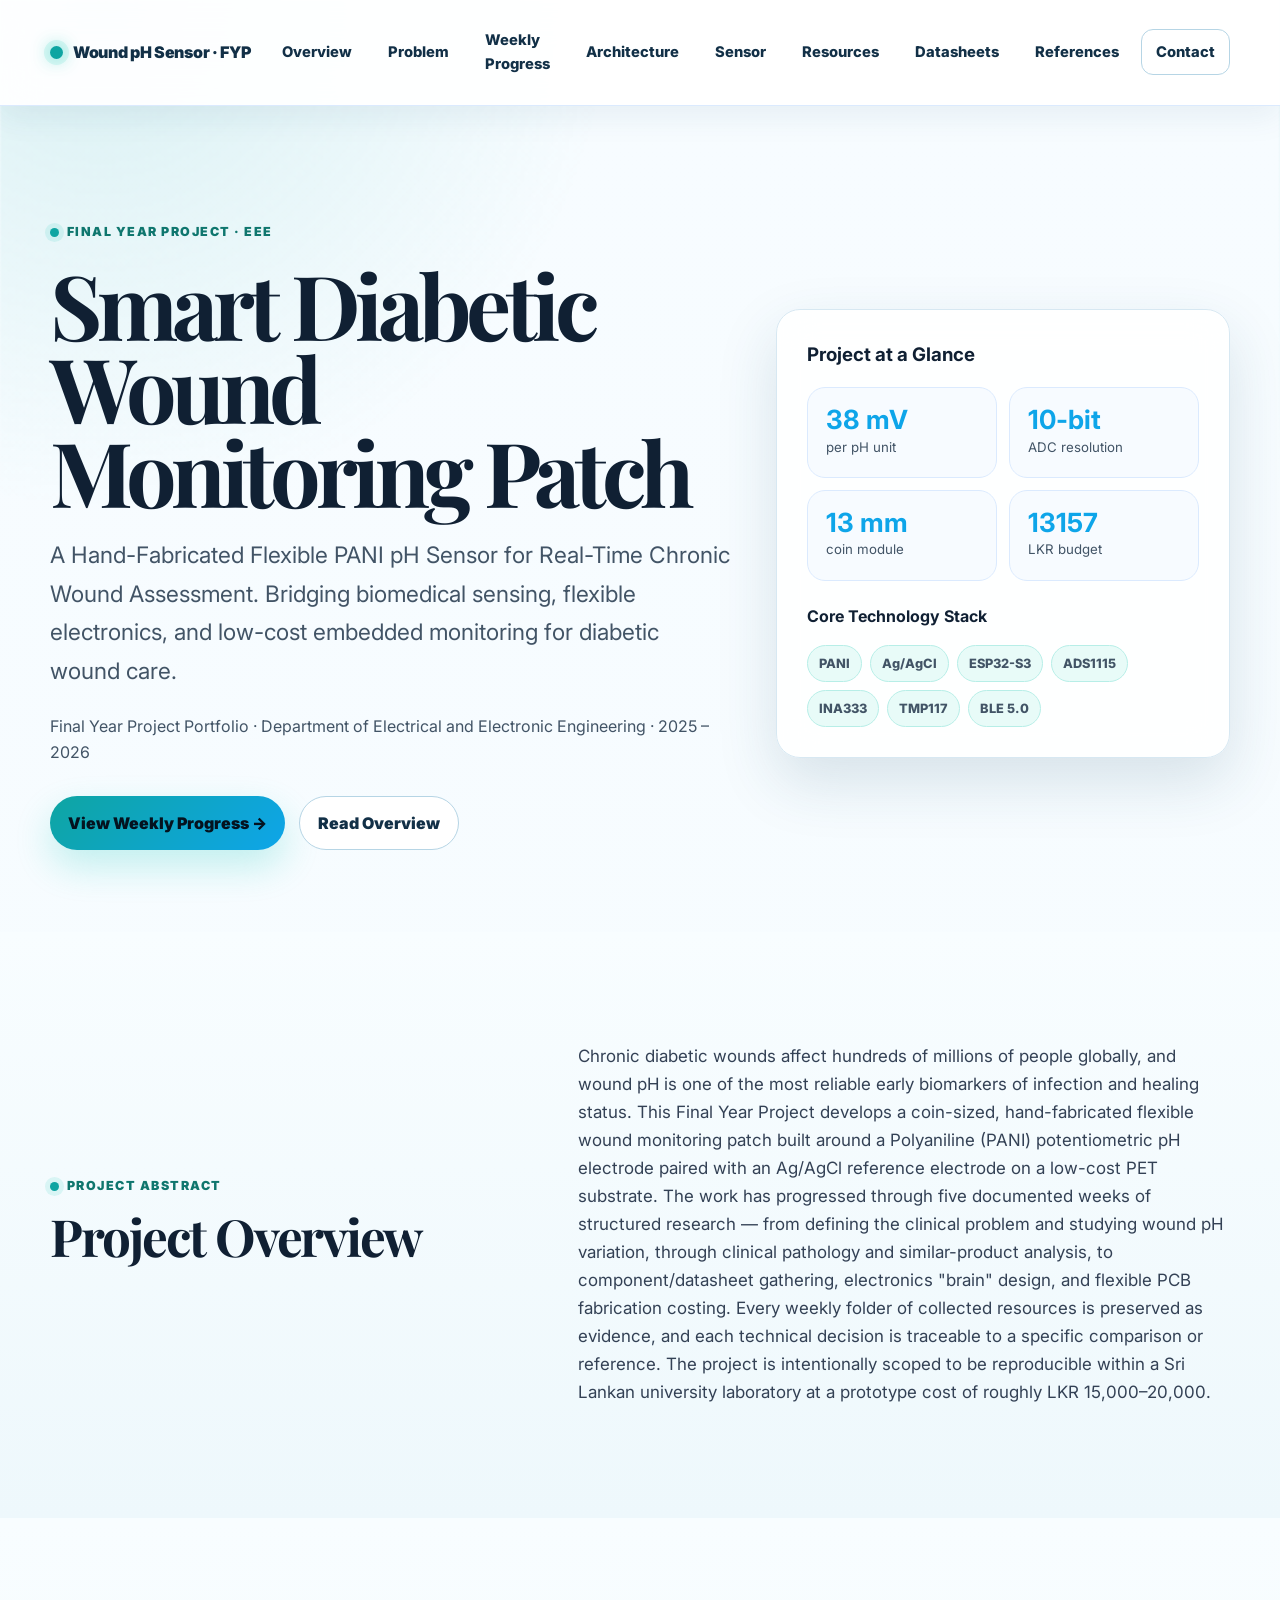
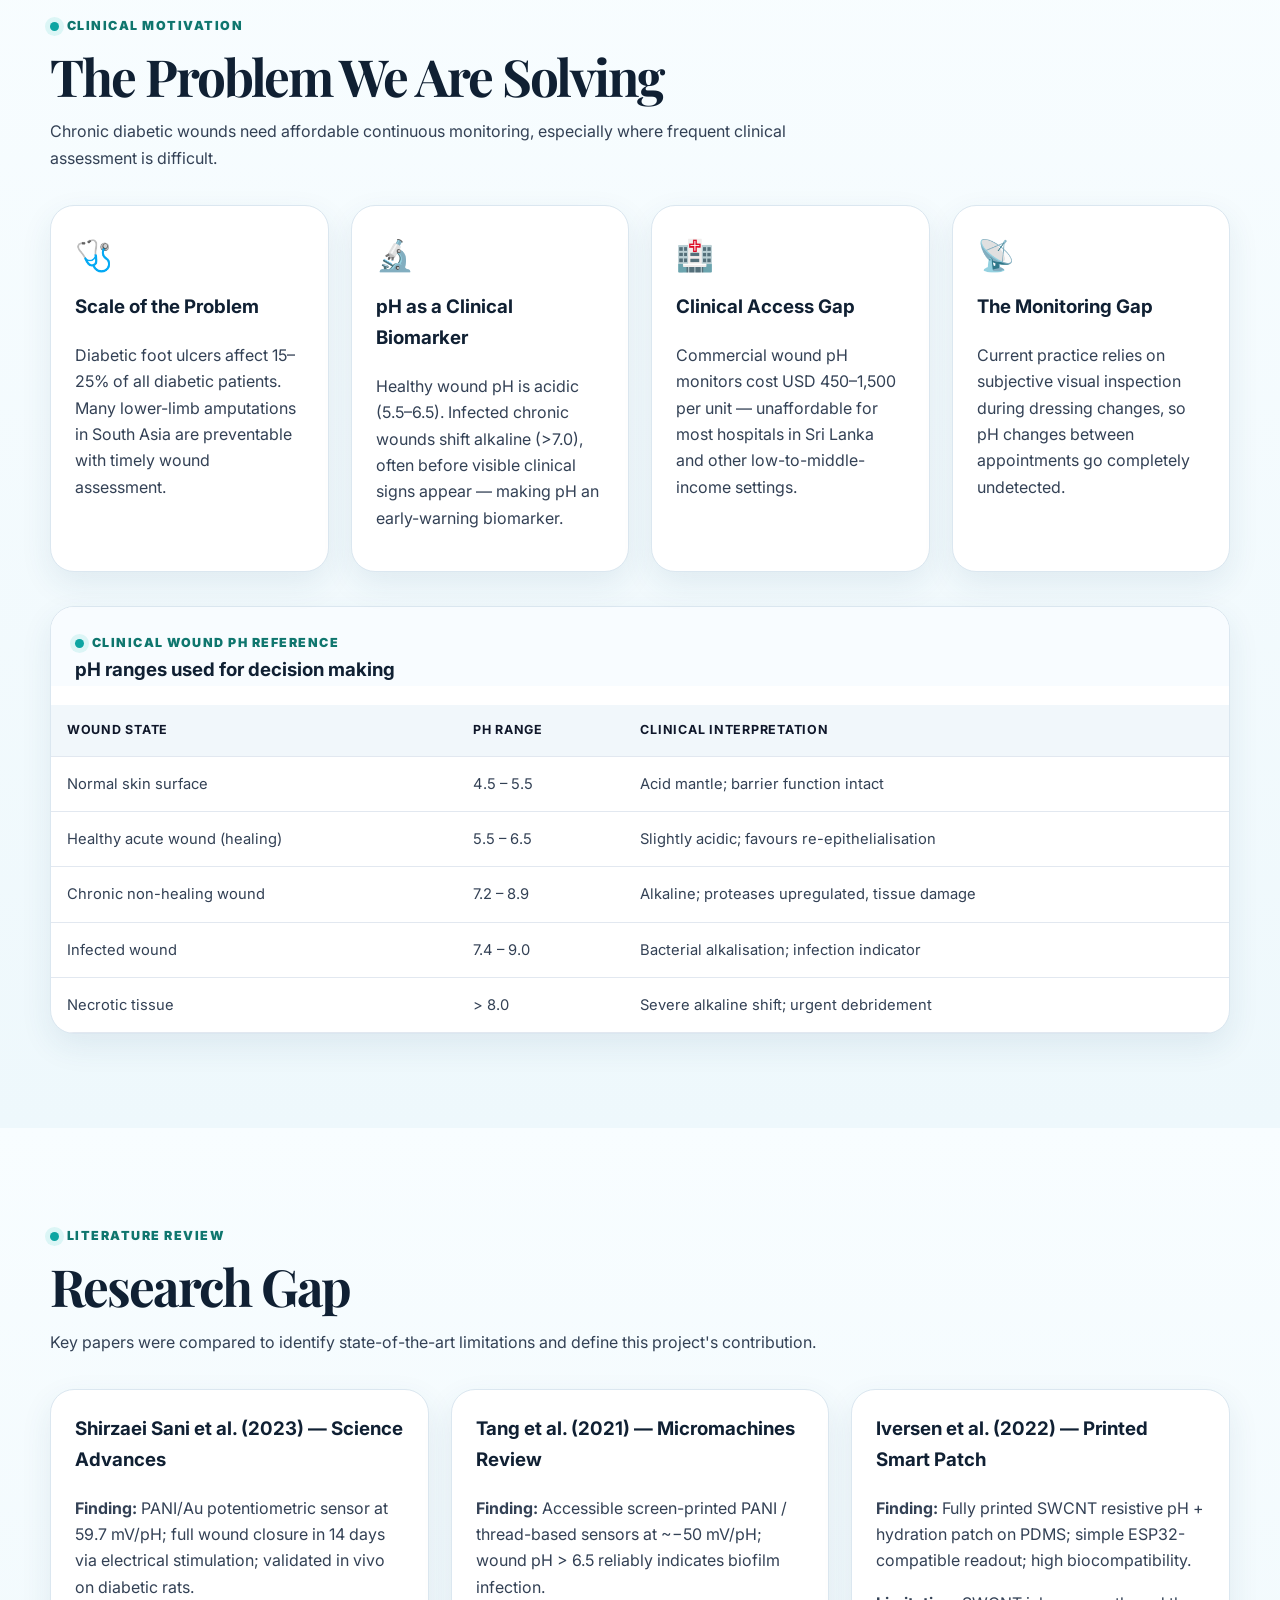
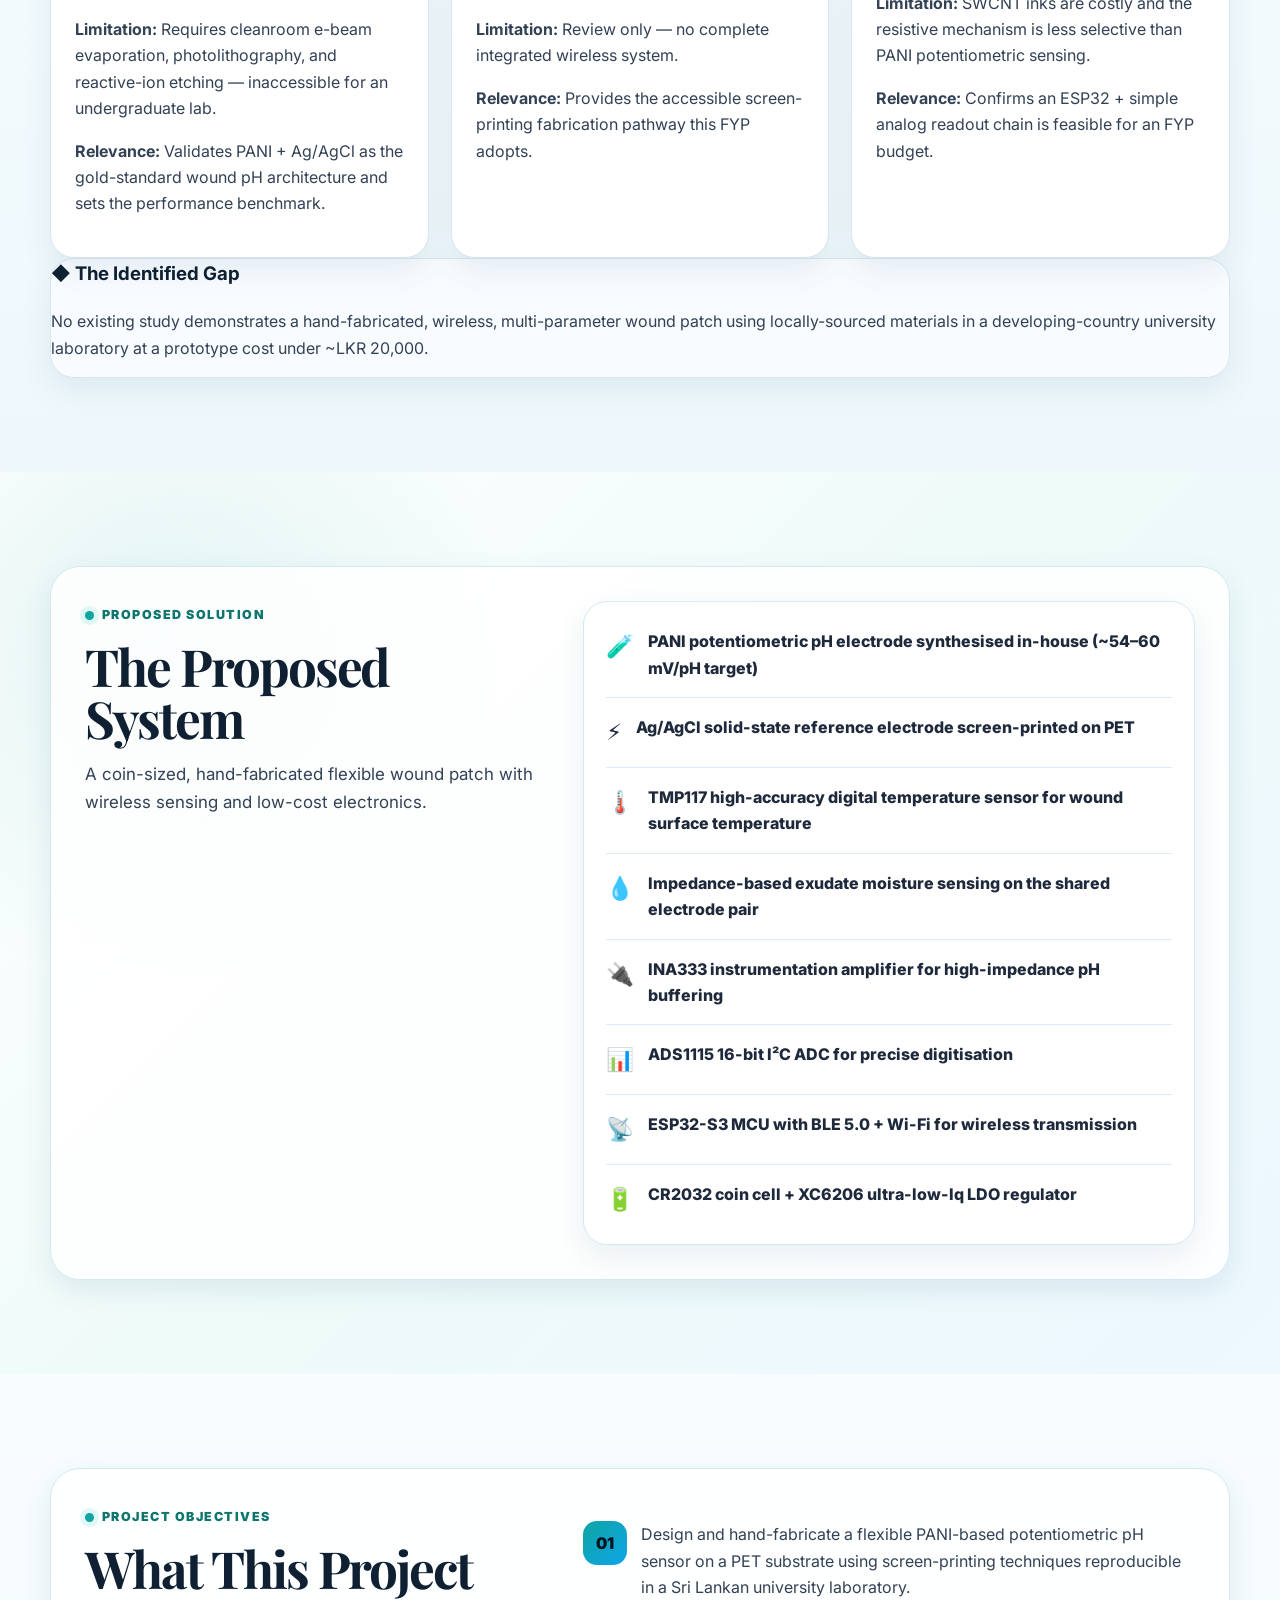
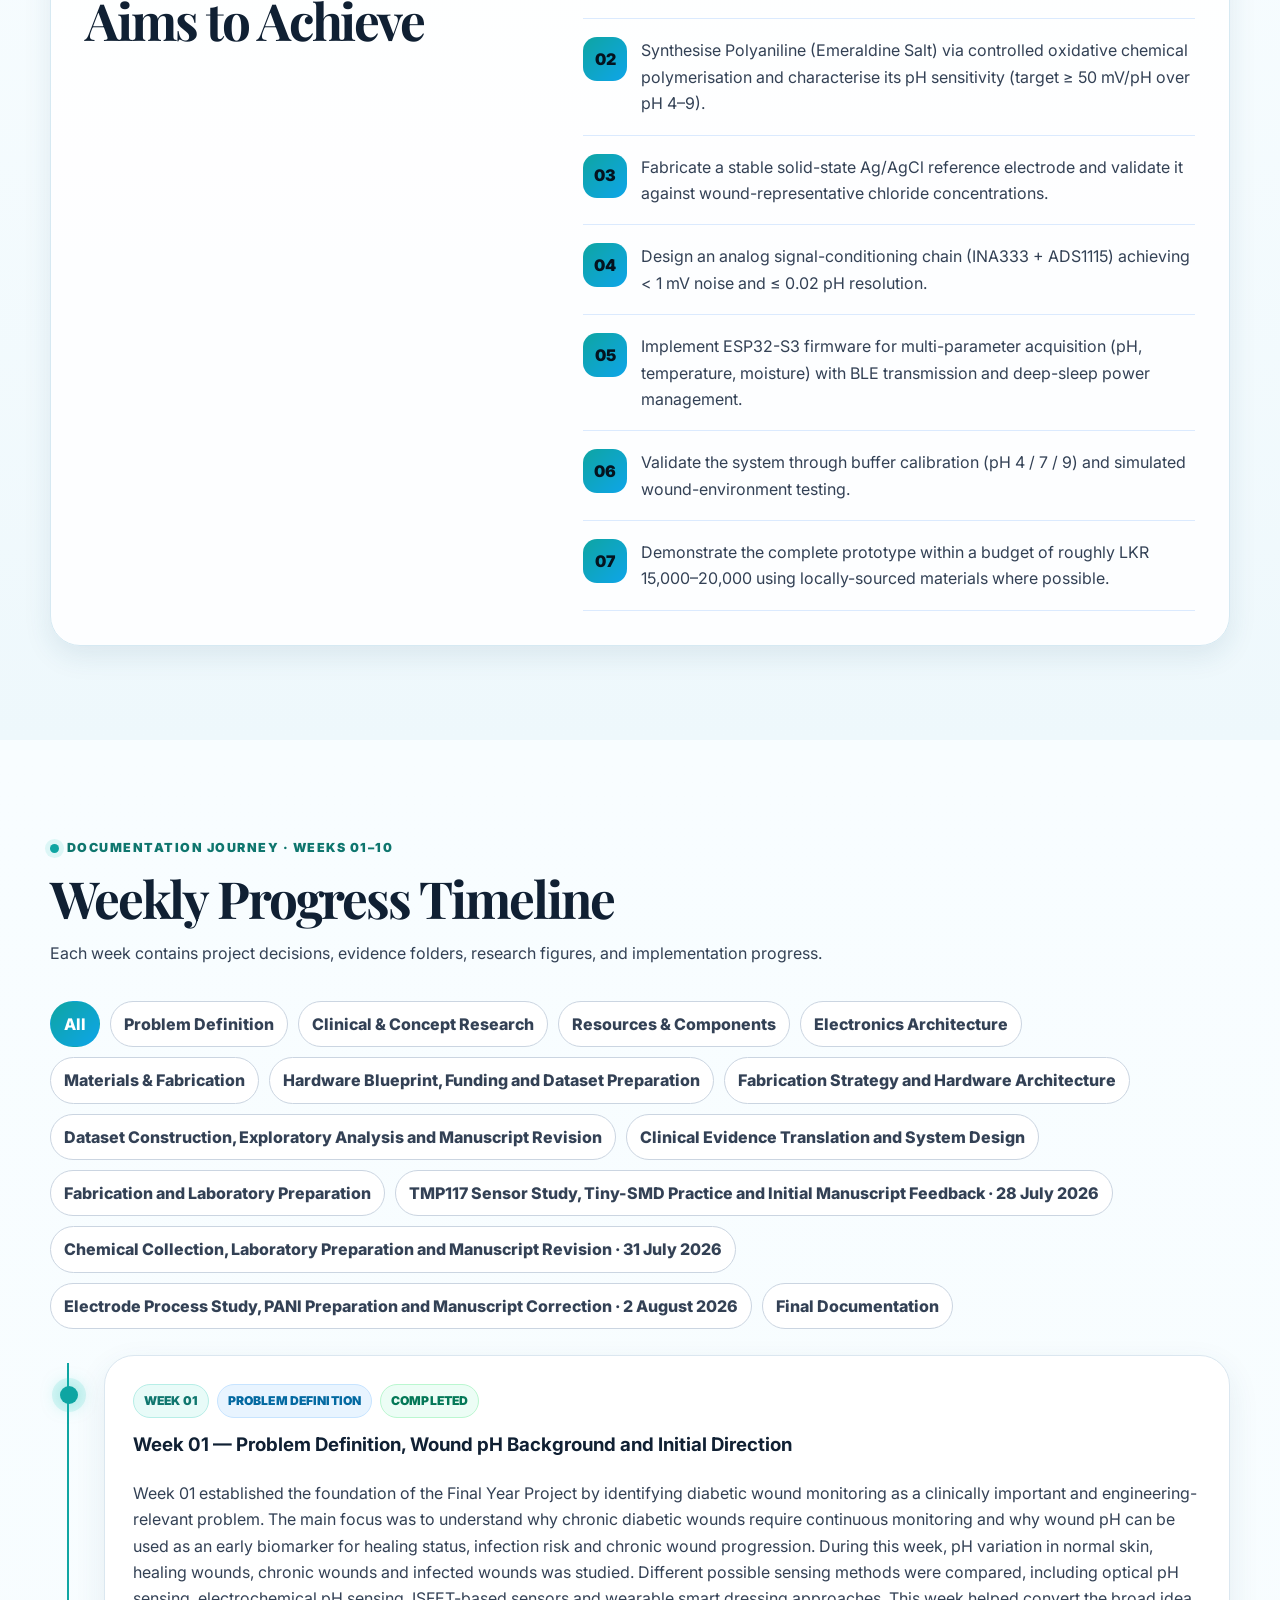
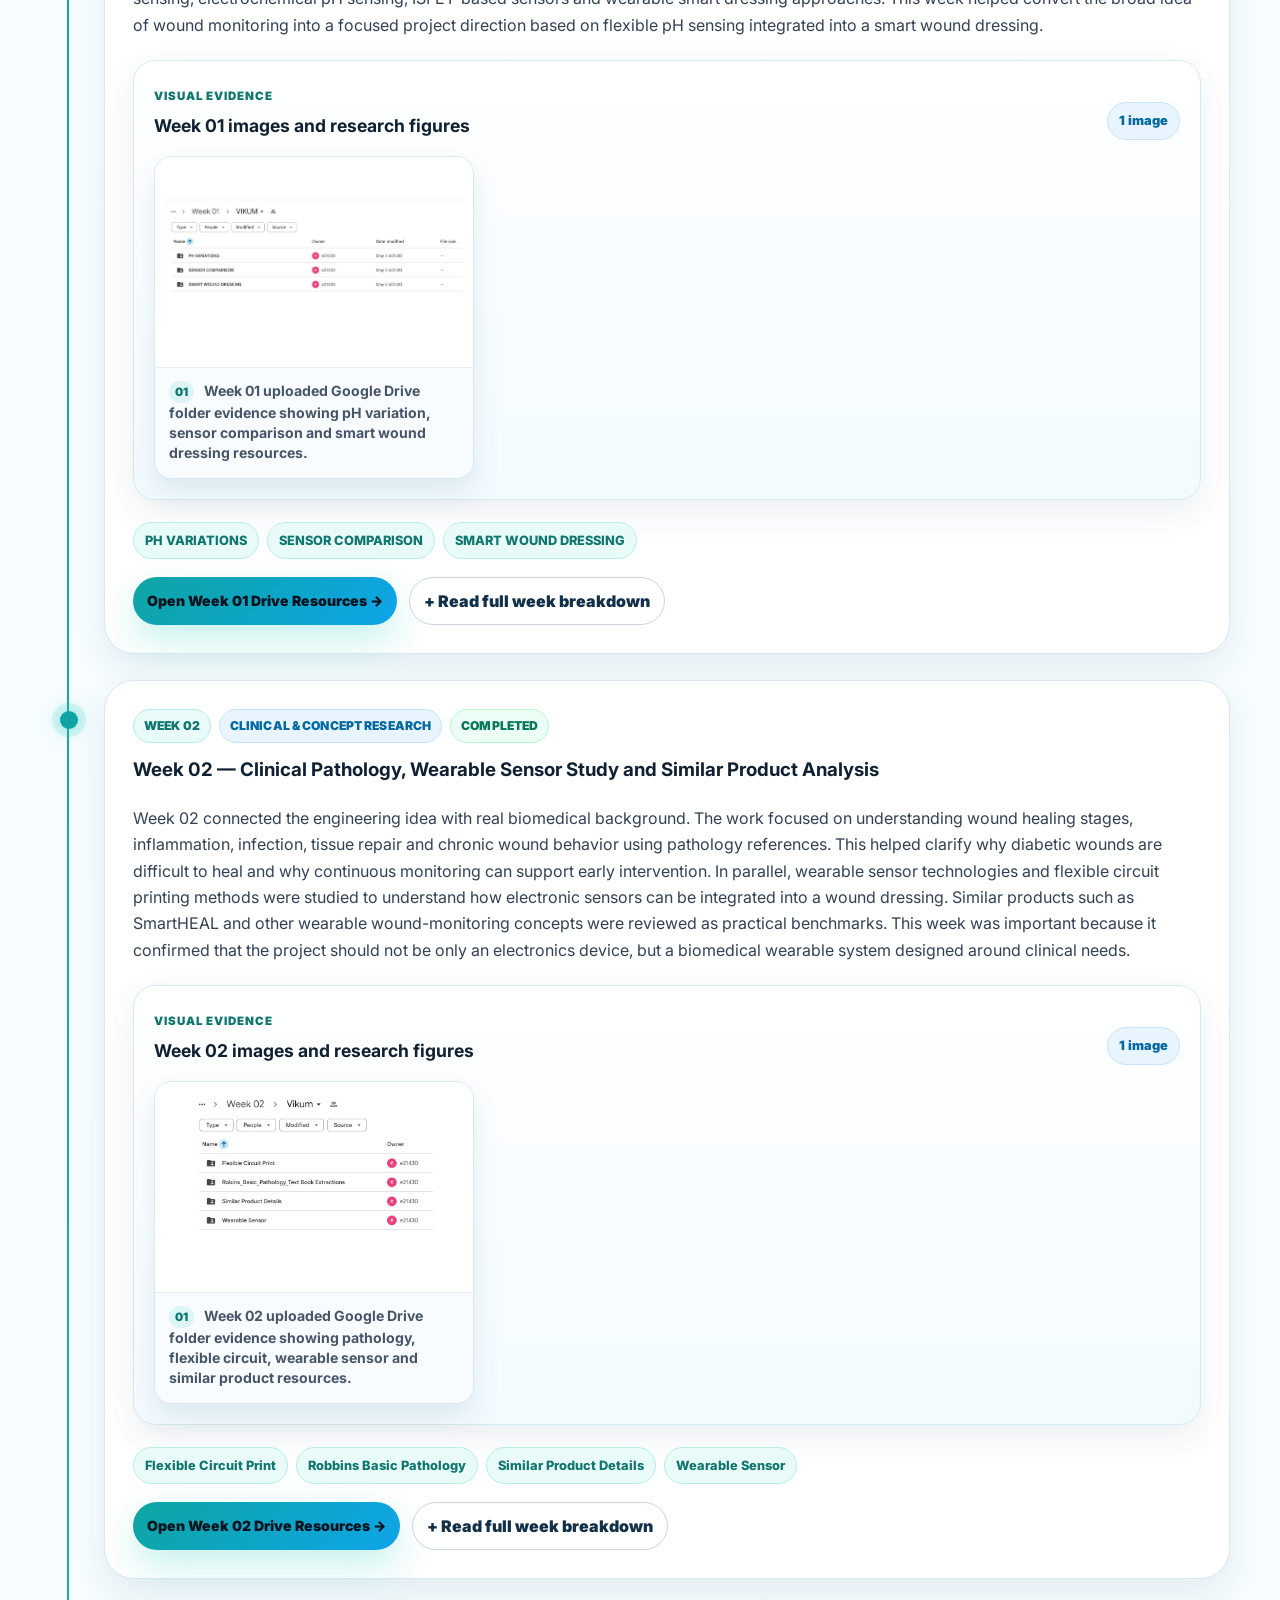
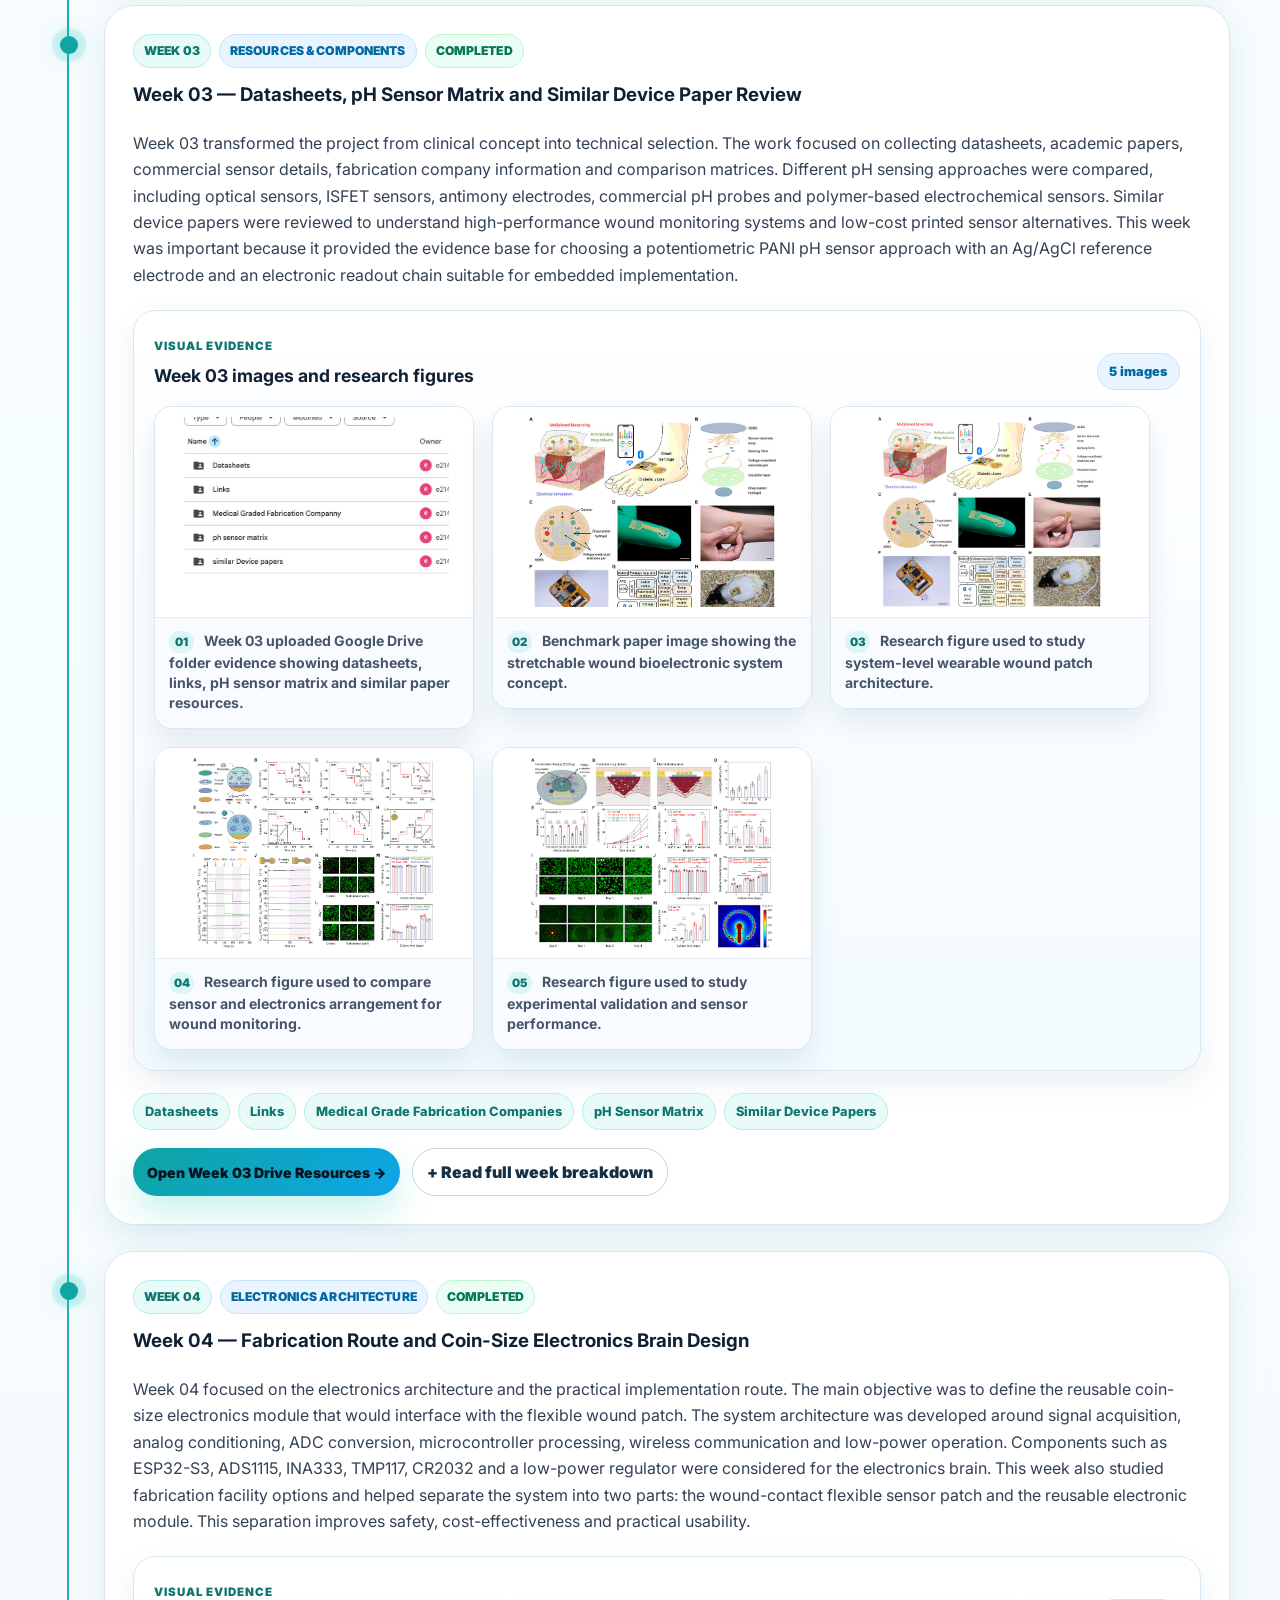
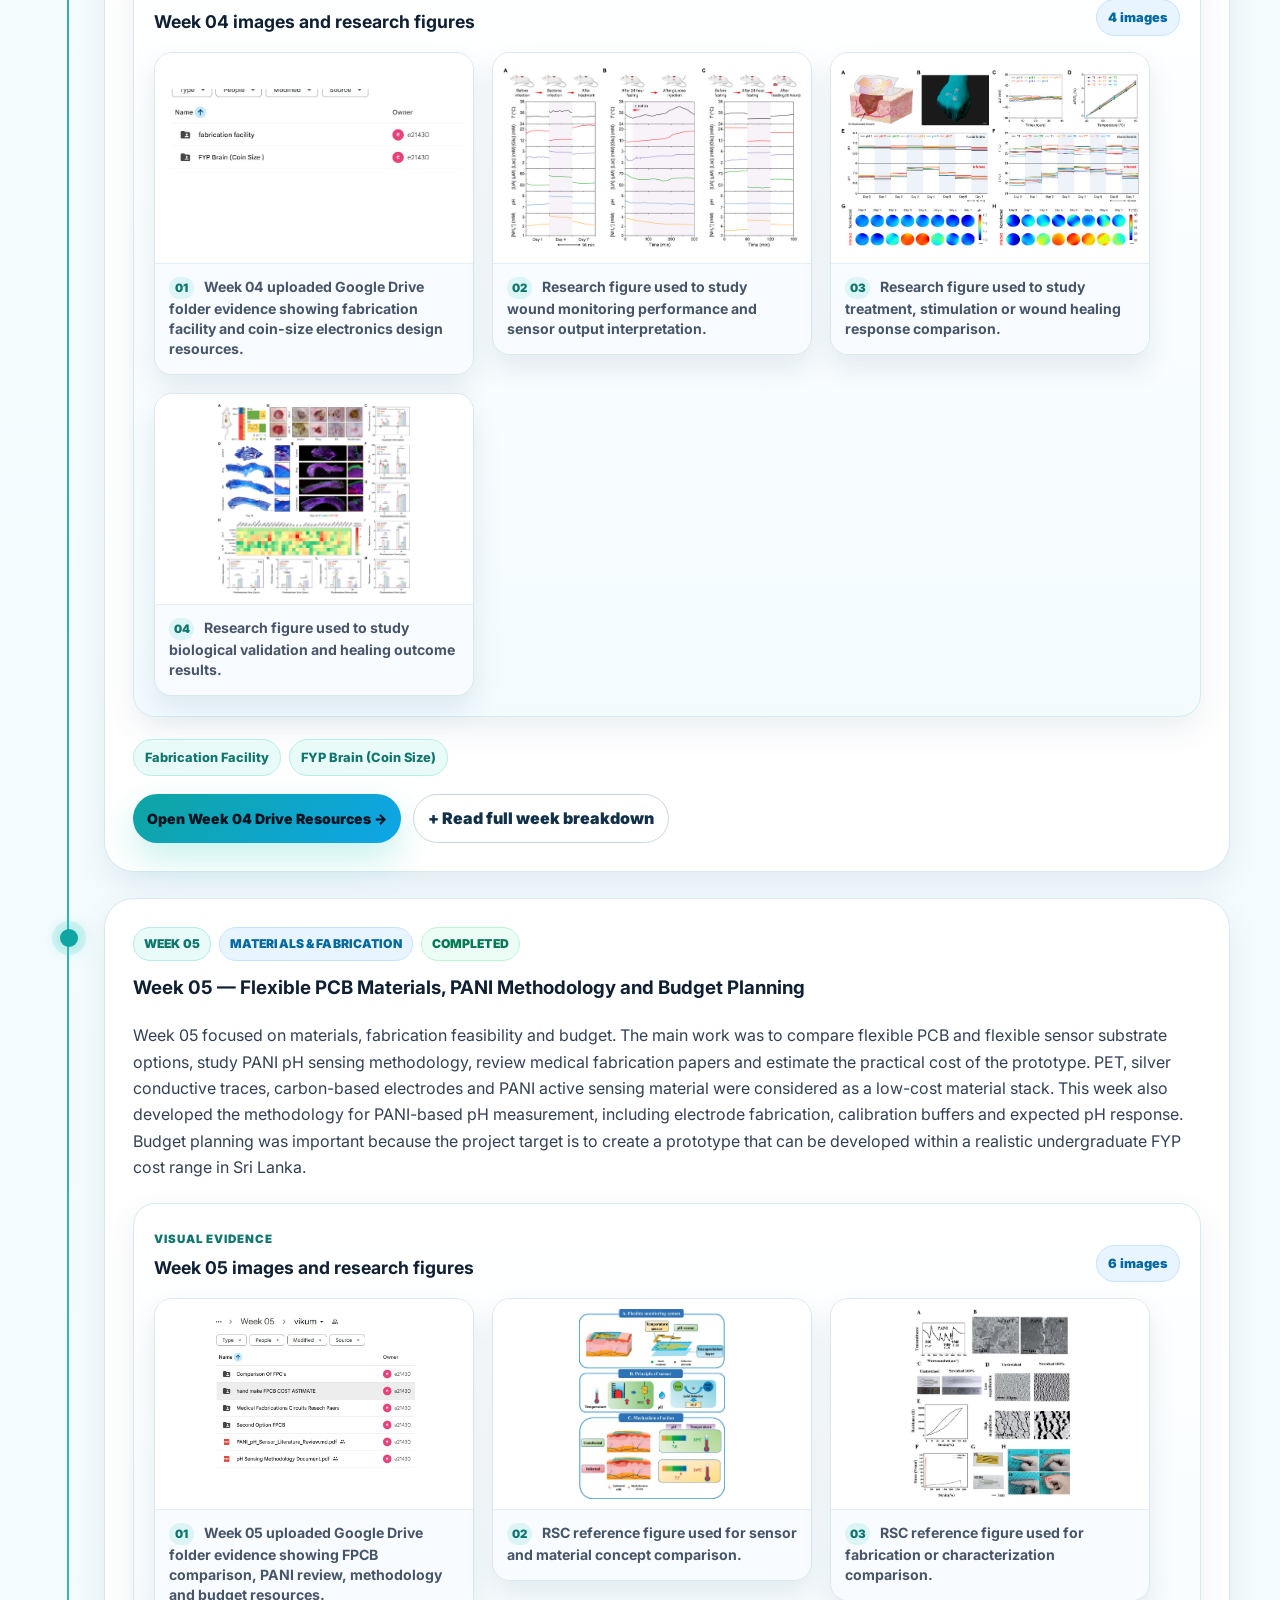
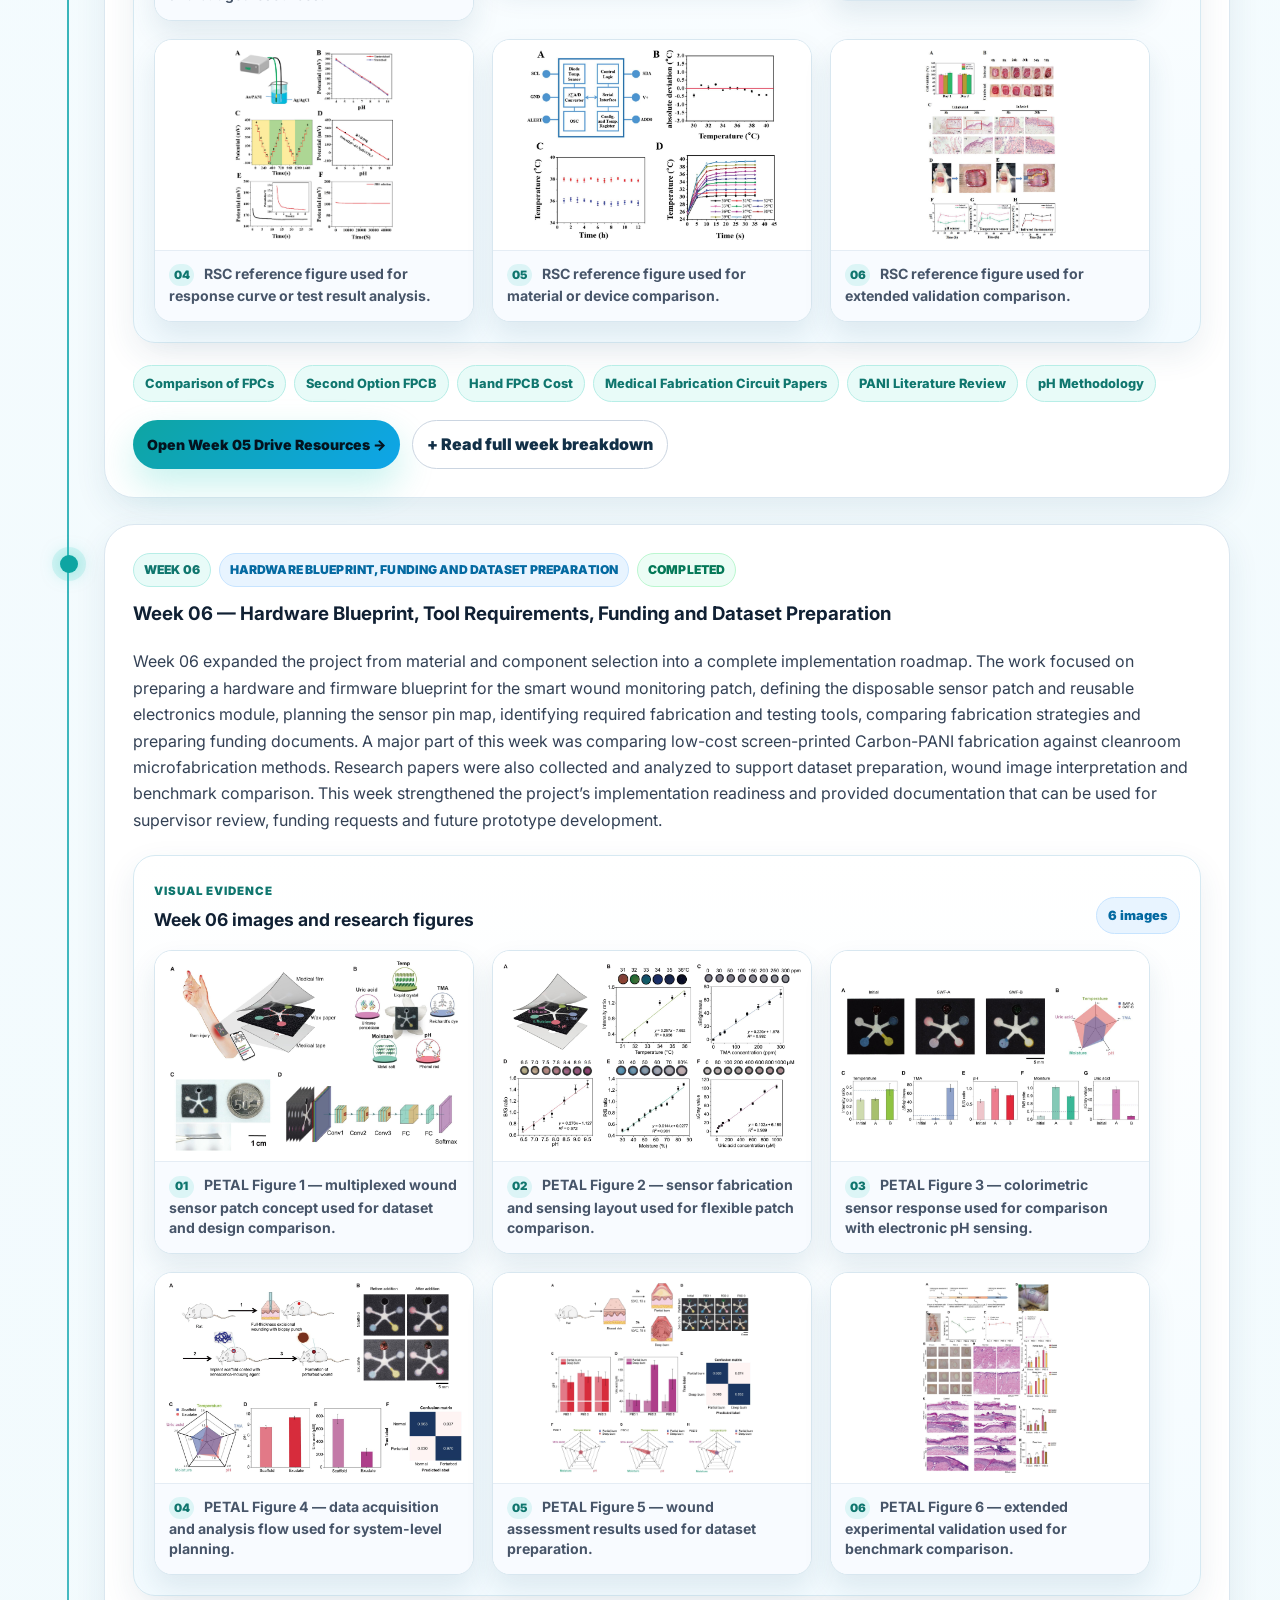
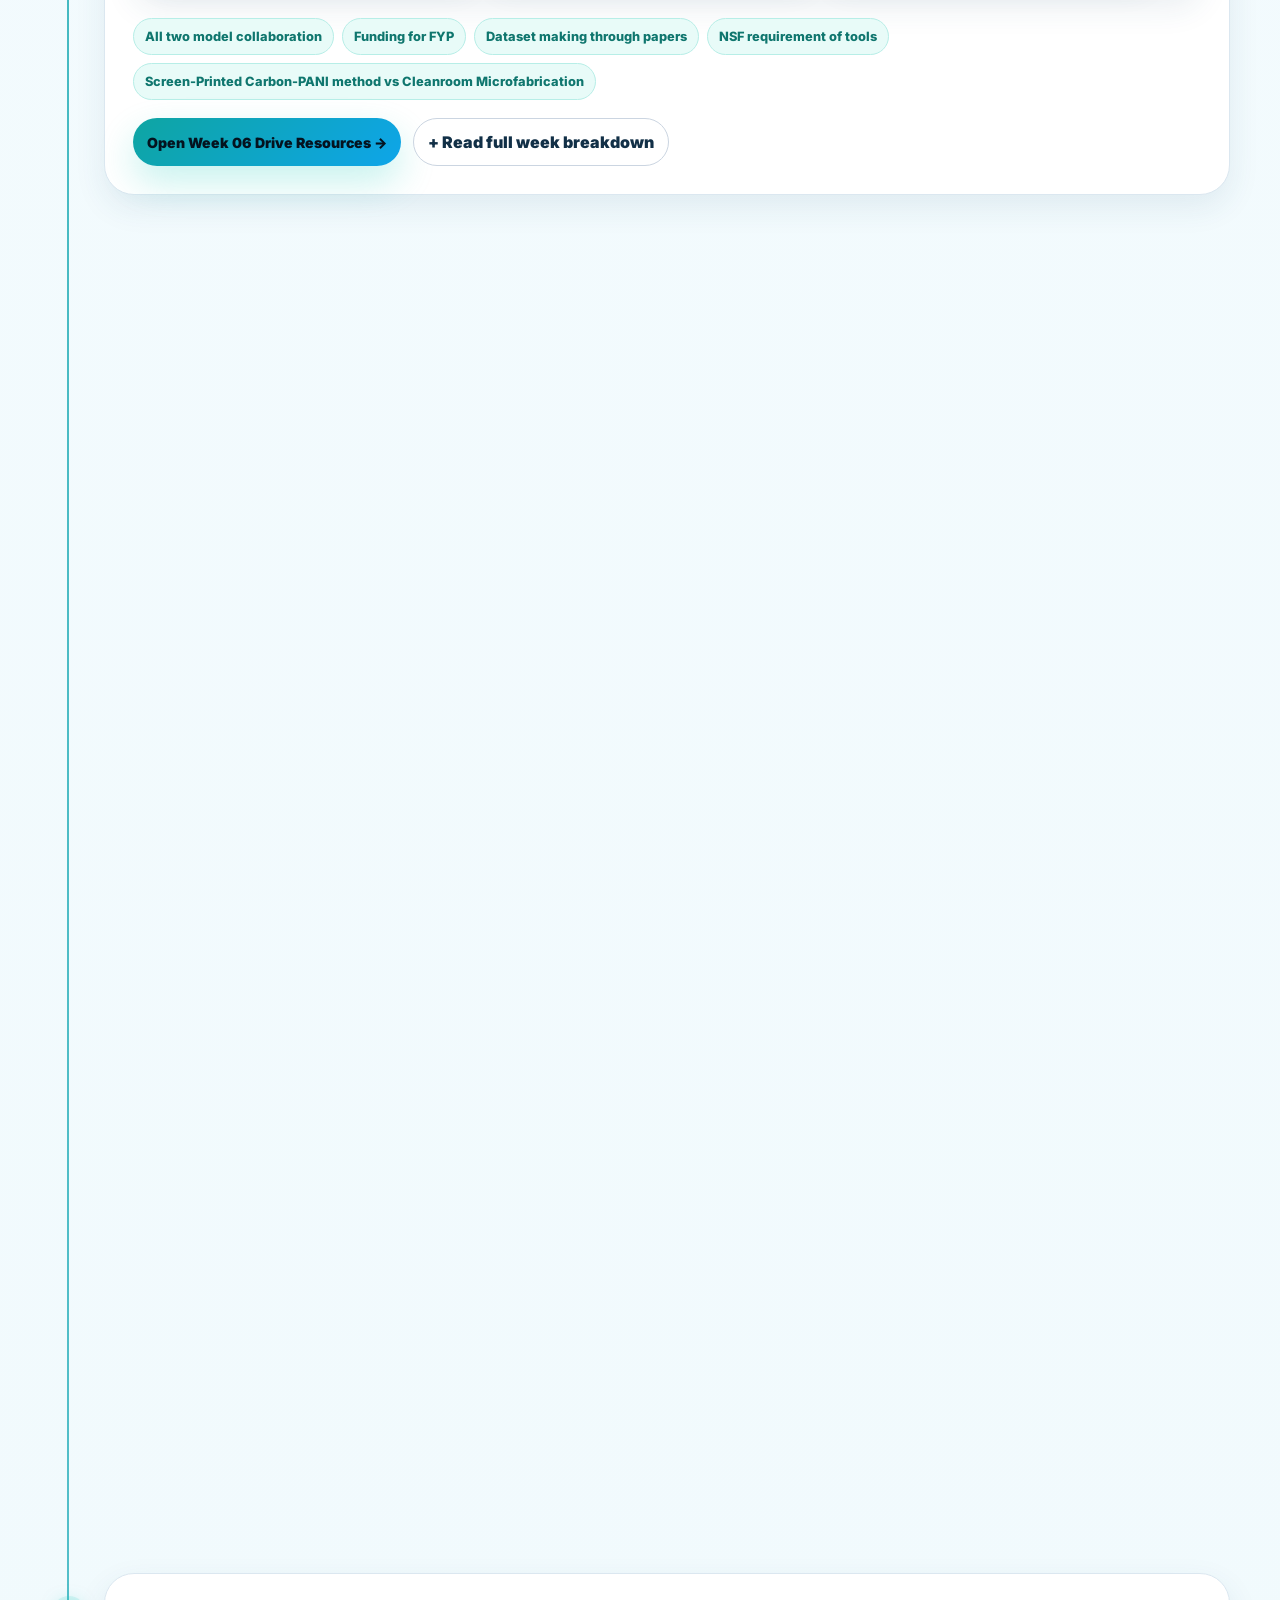
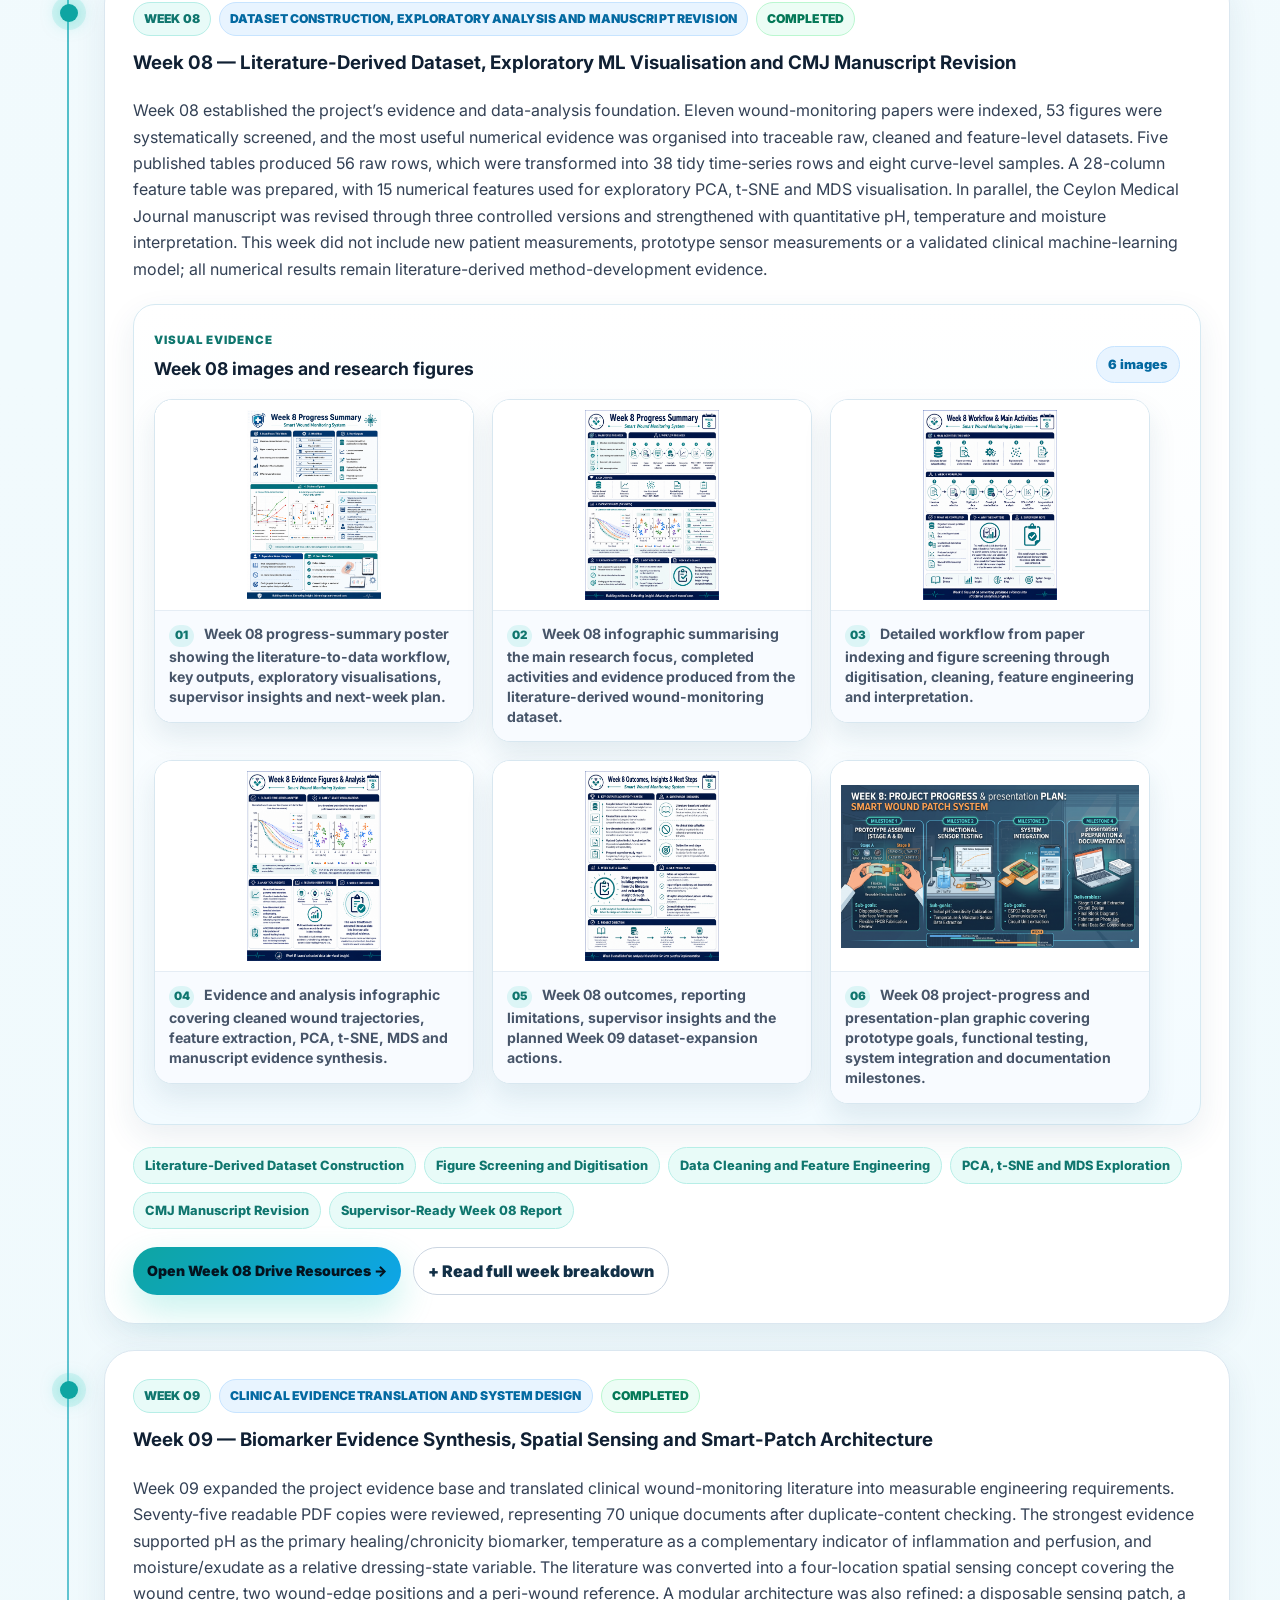
<file: index.html>
<!DOCTYPE html>
<html lang="en">
<head>
  <meta charset="UTF-8" />
  <meta name="viewport" content="width=device-width, initial-scale=1.0" />
  <title>Smart Wound pH Sensor · FYP Portfolio</title>
  <meta name="description" content="Final Year Project portfolio for a smart diabetic wound monitoring patch using a flexible PANI pH sensor, temperature sensing, moisture sensing, BLE and low-cost embedded electronics." />
  <link rel="preconnect" href="https://fonts.googleapis.com">
  <link rel="preconnect" href="https://fonts.gstatic.com" crossorigin>
  <link href="https://fonts.googleapis.com/css2?family=Inter:wght@400;500;600;700;800;900&family=Playfair+Display:wght@700;800&display=swap" rel="stylesheet">
  <link rel="stylesheet" href="style.css" />
</head>
<body>
  <div id="progress-bar" aria-hidden="true"></div>

  <nav id="navbar" class="navbar">
    <a class="brand" href="#overview" aria-label="Go to overview">
      <span class="brand-dot"></span>
      <span>Wound pH Sensor · FYP</span>
    </a>
    <button id="hamburger" class="hamburger" aria-label="Open navigation">☰</button>
    <div class="nav-links">
      <a href="#overview">Overview</a>
      <a href="#problem">Problem</a>
      <a href="#timeline-section">Weekly Progress</a>
      <a href="#architecture">Architecture</a>
      <a href="#sensor">Sensor</a>
      <a href="#resources">Resources</a>
      <a href="#datasheets">Datasheets</a>
      <a href="#references">References</a>
      <a href="#contact" class="nav-contact">Contact</a>
    </div>
  </nav>

  <header class="hero" id="overview">
    <div class="hero-bg"></div>
    <div class="container hero-grid">
      <div id="hero-text" class="hero-text"></div>
      <aside id="hero-panel" class="hero-panel reveal"></aside>
    </div>
  </header>

  <main>
    <section class="section soft" id="abstract">
      <div class="container two-col">
        <div>
          <span class="section-kicker">Project Abstract</span>
          <h2>Project Overview</h2>
        </div>
        <div id="abstract-content" class="large-copy"></div>
      </div>
    </section>

    <section class="section" id="problem">
      <div class="container">
        <div class="section-head">
          <span class="section-kicker">Clinical Motivation</span>
          <h2>The Problem We Are Solving</h2>
          <p>Chronic diabetic wounds need affordable continuous monitoring, especially where frequent clinical assessment is difficult.</p>
        </div>
        <div id="problem-cards" class="grid cards-4"></div>
        <div class="table-card mt">
          <div class="table-title">
            <span class="section-kicker">Clinical Wound pH Reference</span>
            <h3>pH ranges used for decision making</h3>
          </div>
          <div class="table-wrap">
            <table>
              <thead><tr><th>Wound State</th><th>pH Range</th><th>Clinical Interpretation</th></tr></thead>
              <tbody id="ph-table-body"></tbody>
            </table>
          </div>
        </div>
      </div>
    </section>

    <section class="section soft" id="research-gap">
      <div class="container">
        <div class="section-head">
          <span class="section-kicker">Literature Review</span>
          <h2>Research Gap</h2>
          <p>Key papers were compared to identify state-of-the-art limitations and define this project's contribution.</p>
        </div>
        <div id="paper-cards" class="grid cards-3"></div>
        <div id="gap-box" class="gap-box reveal"></div>
      </div>
    </section>

    <section class="section" id="solution">
      <div class="container two-col align-start">
        <div>
          <span class="section-kicker">Proposed Solution</span>
          <h2>The Proposed System</h2>
          <p class="large-copy">A coin-sized, hand-fabricated flexible wound patch with wireless sensing and low-cost electronics.</p>
        </div>
        <ul id="sol-list" class="feature-list"></ul>
      </div>
    </section>

    <section class="section soft" id="objectives">
      <div class="container two-col align-start">
        <div>
          <span class="section-kicker">Project Objectives</span>
          <h2>What This Project Aims to Achieve</h2>
        </div>
        <ol id="objectives-list" class="objectives-list"></ol>
      </div>
    </section>

    <section class="section" id="timeline-section">
      <div class="container">
        <div class="section-head">
          <span class="section-kicker">Documentation Journey · Weeks 01–06</span>
          <h2>Weekly Progress Timeline</h2>
          <p>Each week contains project decisions, evidence folders, research figures, and implementation progress.</p>
        </div>
        <div id="phase-filters" class="phase-filters"></div>
        <div id="timeline" class="timeline"></div>
      </div>
    </section>

    <section class="section soft" id="architecture">
      <div class="container">
        <div class="section-head">
          <span class="section-kicker">Technical Design</span>
          <h2>System Architecture</h2>
          <p>The six-layer signal chain from wound contact to wireless output.</p>
        </div>
        <div id="arch-diagram" class="arch-diagram"></div>
      </div>
    </section>

    <section class="section" id="sensor">
      <div class="container">
        <div class="section-head">
          <span class="section-kicker">Transducer Design</span>
          <h2>Sensor Technology</h2>
          <p>Four sensing modalities on one flexible patch: pH, temperature, moisture and embedded readout.</p>
        </div>
        <div id="sensor-grid" class="grid cards-4"></div>
      </div>
    </section>

    <section class="section soft" id="resources">
      <div class="container">
        <div class="section-head">
          <span class="section-kicker">Evidence Library</span>
          <h2>Resource Library</h2>
          <p>All project files catalogued and filterable by type.</p>
        </div>
        <div id="res-filters" class="res-filters"></div>
        <div id="res-grid" class="grid cards-3"></div>
      </div>
    </section>

    <section class="section" id="file-categories">
      <div class="container">
        <div class="section-head">
          <span class="section-kicker">Resource Classification</span>
          <h2>File Categories & Their Role</h2>
        </div>
        <div id="cat-grid" class="grid cards-4"></div>
      </div>
    </section>

    <section class="section soft" id="file-index">
      <div class="container">
        <div class="section-head">
          <span class="section-kicker">Complete File Index</span>
          <h2>File Analysis Table</h2>
          <p>Every uploaded file with its type, week, content, importance, and section use.</p>
        </div>
        <div class="table-card">
          <div class="table-wrap wide-table">
            <table>
              <thead><tr><th>File Name</th><th>Week</th><th>Type</th><th>Main Content</th><th>Importance</th><th>Section</th></tr></thead>
              <tbody id="file-table-body"></tbody>
            </table>
          </div>
        </div>
      </div>
    </section>

    <section class="section" id="datasheets">
      <div class="container">
        <div class="section-head">
          <span class="section-kicker">Component References</span>
          <h2>Component Datasheets</h2>
          <p>Datasheets for every selected component are listed below.</p>
        </div>
        <div id="datasheets-grid" class="grid cards-3"></div>
      </div>
    </section>

    <section class="section soft" id="documents">
      <div class="container">
        <div class="section-head">
          <span class="section-kicker">Word / PDF Documents</span>
          <h2>Document Library</h2>
          <p>Technical references, literature reviews, methodology and requirement documents produced during the project.</p>
        </div>
        <div id="documents-grid" class="grid cards-3"></div>
      </div>
    </section>

    <section class="section" id="references">
      <div class="container">
        <div class="section-head">
          <span class="section-kicker">Video & External References</span>
          <h2>Reference Videos & Publications</h2>
          <p>Key references, benchmark papers and visual research figures.</p>
        </div>
        <h3 class="subhead">Reference Videos</h3>
        <div id="videos-grid" class="grid cards-2"></div>
        <h3 class="subhead">Foundational Publications & Figures</h3>
        <div id="publications-grid" class="grid cards-3"></div>
      </div>
    </section>

    <section class="section soft" id="similar">
      <div class="container">
        <div class="section-head">
          <span class="section-kicker">Market Positioning</span>
          <h2>Similar Products & Differentiation</h2>
        </div>
        <div id="similar-products" class="grid cards-3"></div>
      </div>
    </section>

    <section class="section" id="testing">
      <div class="container">
        <div class="section-head">
          <span class="section-kicker">Validation Strategy</span>
          <h2>Testing & Validation Plan</h2>
        </div>
        <div id="testing-grid" class="grid cards-3"></div>
      </div>
    </section>

    <section class="section soft" id="budget">
      <div class="container two-col align-start">
        <div id="budget-header" class="budget-header"></div>
        <div id="budget-rows" class="budget-rows"></div>
      </div>
    </section>

    <section class="section" id="future">
      <div class="container">
        <div class="section-head">
          <span class="section-kicker">Research Directions</span>
          <h2>Future Work</h2>
        </div>
        <div id="future-list" class="future-list"></div>
      </div>
    </section>

    <section class="section soft" id="profile">
      <div class="container two-col align-start">
        <div>
          <span class="section-kicker">About the Researcher</span>
          <h2>Research Profile</h2>
          <div id="profile-summary" class="large-copy"></div>
        </div>
        <div id="profile-qualities" class="quality-grid"></div>
      </div>
    </section>

    <section class="section contact-section" id="contact">
      <div class="container">
        <div id="contact-inner" class="contact-card"></div>
      </div>
    </section>
  </main>

  <footer class="footer">
    <div class="container footer-inner">
      <p>Smart Diabetic Wound pH Sensor · Final Year Project Portfolio</p>
      <p>Built with HTML / CSS / JS · Hosted on GitHub Pages</p>
    </div>
  </footer>

  <div id="lightbox" class="lightbox" role="dialog" aria-modal="true" aria-label="Image preview">
    <button class="lb-close" aria-label="Close image preview">✕</button>
    <img id="lightbox-img" alt="Expanded preview" />
  </div>

  <button id="back-to-top" class="back-to-top" aria-label="Back to top">↑</button>

  <script src="data.js"></script>
  <script src="week-updates.js"></script>
  <script src="script.js"></script>
</body>
</html>
</file>
<file: style.css>
/* ============================================================
   Smart Wound pH Sensor · FYP Portfolio
   Professional full replacement style.css
   Clean academic portfolio + compact weekly image cards
============================================================ */
:root {
  --bg: #071827;
  --bg-2: #0b2235;
  --surface: #ffffff;
  --surface-2: #f6f9fc;
  --text: #102033;
  --muted: #64748b;
  --light: #eaf6ff;
  --navy: #071827;
  --navy-2: #102a3d;
  --teal: #15c7b7;
  --cyan: #38bdf8;
  --blue: #2563eb;
  --amber: #f59e0b;
  --green: #10b981;
  --border: rgba(148, 163, 184, 0.28);
  --shadow: 0 24px 60px rgba(2, 12, 27, 0.14);
  --shadow-soft: 0 12px 30px rgba(2, 12, 27, 0.10);
  --radius: 24px;
  --radius-sm: 16px;
  --container: 1180px;
  --serif: "Playfair Display", Georgia, serif;
  --sans: "Inter", system-ui, -apple-system, BlinkMacSystemFont, "Segoe UI", sans-serif;
}

* { box-sizing: border-box; }
html { scroll-behavior: smooth; }
body {
  margin: 0;
  font-family: var(--sans);
  color: var(--text);
  background:
    radial-gradient(circle at top left, rgba(21, 199, 183, 0.16), transparent 30rem),
    linear-gradient(180deg, #061521 0%, #092033 22%, #f7fbff 22%, #f7fbff 100%);
  line-height: 1.65;
  overflow-x: hidden;
}

a { color: inherit; text-decoration: none; }
img { max-width: 100%; }
button, input, select, textarea { font: inherit; }

#progress-bar {
  position: fixed;
  top: 0;
  left: 0;
  height: 4px;
  width: 0;
  background: linear-gradient(90deg, var(--teal), var(--cyan), var(--blue));
  z-index: 2000;
  box-shadow: 0 0 18px rgba(56, 189, 248, 0.6);
}

.container {
  width: min(var(--container), calc(100% - 42px));
  margin-inline: auto;
}

/* ---------------- NAV ---------------- */
.navbar {
  position: sticky;
  top: 0;
  z-index: 1000;
  display: flex;
  align-items: center;
  justify-content: space-between;
  gap: 18px;
  padding: 18px max(22px, calc((100vw - var(--container)) / 2));
  background: rgba(6, 21, 33, 0.90);
  border-bottom: 1px solid rgba(148, 163, 184, 0.16);
  backdrop-filter: blur(18px);
}
.navbar.scrolled { box-shadow: 0 12px 32px rgba(0, 0, 0, 0.28); }
.brand {
  display: inline-flex;
  align-items: center;
  gap: 10px;
  color: white;
  font-weight: 900;
  letter-spacing: -0.02em;
  white-space: nowrap;
}
.brand-dot {
  width: 13px;
  height: 13px;
  border-radius: 999px;
  background: var(--teal);
  box-shadow: 0 0 0 6px rgba(21, 199, 183, 0.12), 0 0 18px rgba(21, 199, 183, 0.8);
}
.nav-links {
  display: flex;
  align-items: center;
  gap: 8px;
}
.nav-links a {
  color: rgba(234, 246, 255, 0.82);
  padding: 10px 14px;
  border-radius: 12px;
  font-size: 0.92rem;
  font-weight: 800;
  transition: 0.22s ease;
}
.nav-links a:hover,
.nav-links a.active {
  color: #061521;
  background: linear-gradient(135deg, var(--teal), var(--cyan));
  box-shadow: 0 10px 24px rgba(56, 189, 248, 0.22);
}
.nav-links .nav-contact {
  border: 1px solid rgba(234, 246, 255, 0.25);
  color: white;
}
.hamburger {
  display: none;
  border: 1px solid rgba(234, 246, 255, 0.24);
  background: rgba(255, 255, 255, 0.08);
  color: white;
  width: 42px;
  height: 42px;
  border-radius: 12px;
  cursor: pointer;
}

/* ---------------- HERO ---------------- */
.hero {
  position: relative;
  min-height: 720px;
  padding: 112px 0 82px;
  color: white;
  overflow: hidden;
}
.hero-bg {
  position: absolute;
  inset: 0;
  background:
    radial-gradient(circle at 74% 20%, rgba(56, 189, 248, 0.30), transparent 24rem),
    radial-gradient(circle at 26% 12%, rgba(21, 199, 183, 0.26), transparent 22rem),
    linear-gradient(135deg, #061521 0%, #0a2035 55%, #071827 100%);
  z-index: -2;
}
.hero-bg::after {
  content: "";
  position: absolute;
  inset: 0;
  background-image:
    linear-gradient(rgba(255,255,255,0.045) 1px, transparent 1px),
    linear-gradient(90deg, rgba(255,255,255,0.045) 1px, transparent 1px);
  background-size: 42px 42px;
  mask-image: linear-gradient(to bottom, black, transparent 88%);
  z-index: -1;
}
.hero-grid {
  display: grid;
  grid-template-columns: minmax(0, 1.2fr) minmax(340px, 0.8fr);
  gap: 44px;
  align-items: center;
}
.eyebrow,
.section-kicker {
  display: inline-flex;
  align-items: center;
  gap: 8px;
  color: var(--teal);
  text-transform: uppercase;
  letter-spacing: 0.12em;
  font-size: 0.78rem;
  font-weight: 900;
}
.eyebrow::before,
.section-kicker::before {
  content: "";
  width: 9px;
  height: 9px;
  border-radius: 999px;
  background: var(--teal);
  box-shadow: 0 0 0 5px rgba(21,199,183,0.12);
}
.hero h1 {
  font-family: var(--serif);
  font-size: clamp(3.1rem, 7vw, 6.6rem);
  line-height: 0.93;
  margin: 18px 0 24px;
  letter-spacing: -0.06em;
  max-width: 880px;
}
.lead {
  font-size: clamp(1.1rem, 2vw, 1.42rem);
  line-height: 1.7;
  color: rgba(234,246,255,0.88);
  max-width: 760px;
}
.muted { color: var(--muted); }
.hero .muted { color: rgba(234,246,255,0.62); }
.hero-actions {
  display: flex;
  flex-wrap: wrap;
  gap: 14px;
  margin-top: 30px;
}
.btn {
  display: inline-flex;
  align-items: center;
  justify-content: center;
  gap: 8px;
  padding: 13px 18px;
  border-radius: 999px;
  background: linear-gradient(135deg, var(--teal), var(--cyan));
  color: #04131f;
  font-weight: 900;
  border: 0;
  box-shadow: 0 16px 36px rgba(21, 199, 183, 0.24);
  transition: transform 0.2s ease, box-shadow 0.2s ease;
  cursor: pointer;
}
.btn:hover { transform: translateY(-2px); box-shadow: 0 18px 42px rgba(56,189,248,0.30); }
.btn.ghost {
  color: white;
  background: rgba(255,255,255,0.08);
  border: 1px solid rgba(255,255,255,0.18);
  box-shadow: none;
}
.btn.small { padding: 10px 14px; font-size: 0.88rem; }
.muted-btn { opacity: 0.65; background: rgba(148,163,184,0.18); color: #e2e8f0; box-shadow: none; }
.hero-panel {
  padding: 30px;
  border-radius: var(--radius);
  background: rgba(255,255,255,0.08);
  border: 1px solid rgba(255,255,255,0.17);
  box-shadow: 0 30px 80px rgba(0,0,0,0.25);
  backdrop-filter: blur(18px);
}
.hero-panel h3,
.hero-panel h4 { margin: 0 0 16px; color: white; }
.stat-grid {
  display: grid;
  grid-template-columns: repeat(2, 1fr);
  gap: 12px;
  margin-bottom: 22px;
}
.stat-grid div {
  padding: 18px;
  border-radius: 18px;
  background: rgba(255,255,255,0.08);
  border: 1px solid rgba(255,255,255,0.12);
}
.stat-grid strong {
  display: block;
  font-size: 1.65rem;
  line-height: 1;
  color: var(--cyan);
}
.stat-grid span { font-size: 0.83rem; color: rgba(234,246,255,0.70); }
.chip-row {
  display: flex;
  flex-wrap: wrap;
  gap: 8px;
}
.chip-row span,
.tag-row span,
.folder-chip {
  display: inline-flex;
  align-items: center;
  border-radius: 999px;
  padding: 7px 11px;
  font-size: 0.8rem;
  font-weight: 800;
  background: rgba(21, 199, 183, 0.10);
  color: #0f766e;
  border: 1px solid rgba(21, 199, 183, 0.22);
}
.hero-panel .chip-row span { color: #dffcff; background: rgba(21,199,183,0.12); border-color: rgba(21,199,183,0.24); }

/* ---------------- LAYOUT ---------------- */
.section { padding: 94px 0; }
.section.soft { background: linear-gradient(180deg, #f7fbff 0%, #eef7fb 100%); }
.section-head {
  max-width: 790px;
  margin: 0 0 34px;
}
h2 {
  font-family: var(--serif);
  font-size: clamp(2rem, 4vw, 3.3rem);
  line-height: 1.02;
  letter-spacing: -0.04em;
  margin: 12px 0 16px;
  color: #071827;
}
h3 { margin-top: 0; color: #0b1f31; }
.subhead {
  margin: 38px 0 18px;
  font-size: 1.35rem;
}
.large-copy { font-size: 1.06rem; color: #334155; }
.two-col {
  display: grid;
  grid-template-columns: minmax(0, 0.85fr) minmax(0, 1.15fr);
  gap: 46px;
  align-items: center;
}
.align-start { align-items: start; }
.grid { display: grid; gap: 22px; }
.cards-2 { grid-template-columns: repeat(2, minmax(0, 1fr)); }
.cards-3 { grid-template-columns: repeat(3, minmax(0, 1fr)); }
.cards-4 { grid-template-columns: repeat(4, minmax(0, 1fr)); }
.mt { margin-top: 34px; }

.card,
.problem-card,
.paper-card,
.sensor-card,
.res-card,
.cat-card,
.test-card,
.table-card,
.gap-box,
.contact-card,
.budget-header,
.quality-item,
.future-item {
  background: var(--surface);
  border: 1px solid var(--border);
  border-radius: var(--radius);
  box-shadow: var(--shadow-soft);
}
.problem-card,
.paper-card,
.sensor-card,
.res-card,
.cat-card,
.test-card,
.card { padding: 24px; }
.problem-card:hover,
.paper-card:hover,
.sensor-card:hover,
.res-card:hover,
.cat-card:hover,
.test-card:hover,
.card:hover {
  transform: translateY(-4px);
  box-shadow: var(--shadow);
}
.problem-card,
.paper-card,
.sensor-card,
.res-card,
.cat-card,
.test-card,
.card { transition: transform .22s ease, box-shadow .22s ease; }
.card-icon { font-size: 1.9rem; margin-bottom: 12px; }
.spec { color: var(--teal); font-weight: 900; }
.pill,
.phase-pill,
.status-pill,
.week-label {
  display: inline-flex;
  align-items: center;
  border-radius: 999px;
  padding: 6px 10px;
  font-size: 0.76rem;
  font-weight: 900;
  letter-spacing: 0.01em;
  text-transform: uppercase;
}
.pill { background: #e0f7f5; color: #0f766e; }

/* ---------------- TABLES ---------------- */
.table-card { overflow: hidden; }
.table-title { padding: 22px 24px 0; }
.table-wrap { overflow-x: auto; }
table {
  width: 100%;
  border-collapse: collapse;
  min-width: 720px;
  font-size: 0.92rem;
}
th, td {
  padding: 15px 16px;
  border-bottom: 1px solid #e2e8f0;
  vertical-align: top;
  text-align: left;
}
th {
  color: #0f172a;
  background: #f1f7fb;
  font-size: 0.78rem;
  text-transform: uppercase;
  letter-spacing: 0.06em;
}
td { color: #334155; }
.wide-table table { min-width: 1120px; }

/* ---------------- FEATURE LISTS ---------------- */
.feature-list,
.objectives-list { margin: 0; padding: 0; list-style: none; }
.feature-list li {
  display: flex;
  gap: 14px;
  padding: 16px 0;
  border-bottom: 1px solid #dbeafe;
  font-weight: 700;
}
.feature-list li span { font-size: 1.4rem; }
.objectives-list { counter-reset: item; }
.objectives-list li {
  counter-increment: item;
  display: grid;
  grid-template-columns: 44px 1fr;
  gap: 14px;
  align-items: start;
  padding: 18px 0;
  border-bottom: 1px solid #dbeafe;
}
.objectives-list li::before {
  content: counter(item, decimal-leading-zero);
  width: 44px;
  height: 44px;
  border-radius: 14px;
  display: inline-flex;
  align-items: center;
  justify-content: center;
  background: linear-gradient(135deg, var(--teal), var(--cyan));
  color: #04131f;
  font-weight: 900;
}

/* ---------------- TIMELINE ---------------- */
.phase-filters,
.res-filters {
  display: flex;
  flex-wrap: wrap;
  gap: 10px;
  margin-bottom: 26px;
}
.phase-btn,
.filter-btn {
  border: 1px solid #cbd5e1;
  background: #ffffff;
  color: #334155;
  border-radius: 999px;
  padding: 9px 13px;
  cursor: pointer;
  font-weight: 800;
  transition: 0.2s ease;
}
.phase-btn:hover,
.filter-btn:hover,
.phase-btn.active,
.filter-btn.active {
  background: #071827;
  color: white;
  border-color: #071827;
}
.timeline {
  position: relative;
  display: grid;
  gap: 26px;
}
.timeline::before {
  content: "";
  position: absolute;
  left: 17px;
  top: 8px;
  bottom: 8px;
  width: 2px;
  background: linear-gradient(var(--teal), rgba(56,189,248,0.1));
}
.tl-item {
  position: relative;
  margin-left: 54px;
  padding: 28px;
  background: #ffffff;
  border: 1px solid var(--border);
  border-radius: 26px;
  box-shadow: var(--shadow-soft);
  opacity: 1;
  transform: none;
}
.tl-item::before {
  content: "";
  position: absolute;
  left: -45px;
  top: 30px;
  width: 18px;
  height: 18px;
  border-radius: 999px;
  background: var(--teal);
  box-shadow: 0 0 0 8px rgba(21,199,183,0.13), 0 0 18px rgba(21,199,183,0.5);
}
.tl-item.coming-soon { opacity: 0.72; }
.tl-head {
  display: flex;
  flex-wrap: wrap;
  align-items: center;
  gap: 8px;
  margin-bottom: 12px;
}
.week-label { background: #071827; color: white; }
.phase-pill { background: #e0f2fe; color: #0369a1; }
.status-pill { background: #ecfdf5; color: #047857; }
.tl-item.coming-soon .status-pill { background: #f1f5f9; color: #64748b; }
.folder-list { display: flex; flex-wrap: wrap; gap: 8px; margin: 18px 0; }
.tl-actions { display: flex; flex-wrap: wrap; gap: 12px; margin-top: 18px; }
.tl-expand {
  border: 1px solid #cbd5e1;
  background: #ffffff;
  color: #0f172a;
  border-radius: 999px;
  padding: 10px 14px;
  font-weight: 900;
  cursor: pointer;
}
.tl-details {
  display: none;
  margin-top: 20px;
  padding: 22px;
  border-radius: 20px;
  background: #f8fafc;
  border: 1px solid #e2e8f0;
}
.tl-details.open { display: block; }
.tl-details h4 { margin: 18px 0 6px; }
.tl-details h4:first-child { margin-top: 0; }
.tl-item.hidden,
.res-card.hidden { display: none !important; }

/* Weekly image panel — professional cards, never full width */
.week-media-panel {
  margin: 24px 0;
  padding: 18px;
  border-radius: 22px;
  background: linear-gradient(180deg, #f8fbfe, #eef7fb);
  border: 1px solid #dce8f1;
}
.week-media-top {
  display: flex;
  align-items: flex-end;
  justify-content: space-between;
  gap: 14px;
  margin-bottom: 16px;
}
.media-eyebrow {
  display: inline-block;
  color: #0284c7;
  font-size: 0.72rem;
  font-weight: 900;
  letter-spacing: 0.08em;
  text-transform: uppercase;
}
.week-media-top h4 { margin: 3px 0 0; font-size: 1.1rem; }
.media-count {
  flex: 0 0 auto;
  padding: 7px 11px;
  border-radius: 999px;
  background: white;
  border: 1px solid #cfe2ef;
  color: #0369a1;
  font-weight: 900;
  font-size: 0.8rem;
}
.week-image-gallery,
.week-image-gallery.compact-gallery {
  display: flex;
  flex-wrap: wrap;
  gap: 18px;
  align-items: flex-start;
  justify-content: flex-start;
}
.week-image-card {
  flex: 0 0 330px;
  width: 330px;
  max-width: 100%;
  margin: 0;
  overflow: hidden;
  border-radius: 18px;
  background: #ffffff;
  border: 1px solid #d9e5ef;
  box-shadow: 0 14px 30px rgba(15, 23, 42, 0.10);
}
.image-frame,
.research-image-frame {
  display: block;
  width: 100%;
  margin: 0;
  padding: 0;
  border: 0;
  background: #ffffff;
  cursor: zoom-in;
}
.week-image-card img {
  display: block;
  width: 100%;
  height: 210px;
  object-fit: contain;
  object-position: center center;
  background: #ffffff;
  padding: 10px;
}
.week-image-card figcaption {
  margin: 0;
  padding: 13px 14px 15px;
  border-top: 1px solid #e5edf5;
  background: #f8fafc;
  color: #475569;
  font-size: 0.88rem;
  line-height: 1.42;
  font-weight: 700;
}
.image-number {
  display: inline-flex;
  align-items: center;
  justify-content: center;
  min-width: 25px;
  height: 22px;
  margin-right: 7px;
  border-radius: 999px;
  background: rgba(21, 199, 183, 0.12);
  color: #0f766e;
  font-size: 0.72rem;
  font-weight: 900;
}

/* ---------------- ARCHITECTURE ---------------- */
.arch-diagram { display: grid; gap: 14px; max-width: 920px; margin-inline: auto; }
.arch-layer {
  padding: 24px;
  background: white;
  border: 1px solid var(--border);
  border-left: 7px solid var(--teal);
  border-radius: 22px;
  box-shadow: var(--shadow-soft);
}
.arch-arrow { text-align: center; color: var(--teal); font-size: 1.4rem; font-weight: 900; }

/* ---------------- RESOURCES + RESEARCH IMAGES ---------------- */
.res-card a {
  display: inline-flex;
  margin-top: 12px;
  color: #0369a1;
  font-weight: 900;
}
.tag-row { display: flex; flex-wrap: wrap; gap: 7px; margin-top: 12px; }
.filter-label { display: inline-flex; align-items: center; font-weight: 900; color: #475569; margin-right: 4px; }
.research-paper-title {
  grid-column: 1 / -1;
  background: linear-gradient(135deg, #061521, #0d334b);
  color: white;
  border: 0;
}
.research-paper-title h3 { color: white; }
.research-paper-title .muted { color: rgba(234,246,255,0.70); }
.research-paper-title .pill { background: rgba(21,199,183,0.14); color: #a7fff4; border: 1px solid rgba(21,199,183,0.25); }
.research-image-card {
  padding: 0;
  overflow: hidden;
  border-radius: 18px;
}
.research-img {
  display: block;
  width: 100%;
  height: 220px;
  object-fit: contain;
  background: #ffffff;
  padding: 10px;
}
.research-image-card h4 {
  margin: 0;
  padding: 14px 16px 6px;
  border-top: 1px solid #e5edf5;
  background: #f8fafc;
  font-size: 0.94rem;
  line-height: 1.42;
}
.research-image-card p.muted {
  margin: 0;
  padding: 0 16px 16px;
  background: #f8fafc;
}

/* ---------------- BUDGET, FUTURE, PROFILE ---------------- */
.budget-header { padding: 30px; background: linear-gradient(135deg, #071827, #0e3b53); color: white; }
.budget-header h2 { color: white; margin: 6px 0; }
.budget-rows { display: grid; gap: 12px; }
.budget-row {
  padding: 16px 18px;
  border-radius: 16px;
  background: white;
  border: 1px solid var(--border);
  display: grid;
  grid-template-columns: 1fr auto;
  gap: 6px 18px;
}
.budget-row p { grid-column: 1 / -1; margin: 0; color: var(--muted); }
.budget-row span { color: #047857; font-weight: 900; }
.future-list { display: grid; grid-template-columns: repeat(2, 1fr); gap: 16px; }
.future-item { display: grid; grid-template-columns: 42px 1fr; gap: 14px; padding: 18px; align-items: start; }
.future-item span {
  width: 42px;
  height: 42px;
  border-radius: 14px;
  display: inline-flex;
  align-items: center;
  justify-content: center;
  background: #071827;
  color: white;
  font-weight: 900;
}
.future-item p { margin: 0; }
.quality-grid { display: grid; grid-template-columns: repeat(2, 1fr); gap: 12px; }
.quality-item { padding: 15px 16px; font-weight: 900; color: #0f172a; }

/* ---------------- CONTACT / FOOTER ---------------- */
.contact-section { background: #071827; color: white; }
.contact-card {
  padding: 44px;
  background: linear-gradient(135deg, rgba(21,199,183,0.16), rgba(56,189,248,0.08));
  border: 1px solid rgba(255,255,255,0.14);
  color: white;
}
.contact-card h2 { color: white; }
.contact-card .muted { color: rgba(234,246,255,0.65); }
.footer { background: #04111c; color: rgba(234,246,255,0.72); padding: 28px 0; }
.footer-inner { display: flex; align-items: center; justify-content: space-between; gap: 18px; flex-wrap: wrap; }
.footer p { margin: 0; }

/* ---------------- LIGHTBOX ---------------- */
.lightbox {
  position: fixed;
  inset: 0;
  z-index: 3000;
  display: none;
  align-items: center;
  justify-content: center;
  padding: 28px;
  background: rgba(3, 10, 18, 0.88);
  backdrop-filter: blur(8px);
}
.lightbox.open { display: flex; }
.lightbox img {
  max-width: min(1100px, 96vw);
  max-height: 88vh;
  object-fit: contain;
  background: white;
  border-radius: 18px;
  box-shadow: 0 40px 90px rgba(0,0,0,0.46);
}
.lb-close {
  position: fixed;
  top: 24px;
  right: 24px;
  width: 44px;
  height: 44px;
  border-radius: 999px;
  border: 1px solid rgba(255,255,255,0.2);
  background: rgba(255,255,255,0.1);
  color: white;
  cursor: pointer;
  font-weight: 900;
}
.back-to-top {
  position: fixed;
  right: 22px;
  bottom: 22px;
  width: 48px;
  height: 48px;
  border-radius: 999px;
  border: 0;
  background: linear-gradient(135deg, var(--teal), var(--cyan));
  color: #04131f;
  box-shadow: 0 14px 30px rgba(21,199,183,0.34);
  cursor: pointer;
  opacity: 0;
  pointer-events: none;
  transform: translateY(12px);
  transition: 0.2s ease;
  font-weight: 900;
}
.back-to-top.visible { opacity: 1; pointer-events: auto; transform: none; }

/* ---------------- ANIMATION ---------------- */
.reveal,
.tl-item,
.objectives-list li {
  opacity: 0;
  transform: translateY(18px);
  transition: opacity 0.5s ease, transform 0.5s ease;
}
.reveal.visible,
.tl-item.visible,
.objectives-list li.visible { opacity: 1; transform: none; }
.reveal-d1 { transition-delay: .05s; }
.reveal-d2 { transition-delay: .10s; }
.reveal-d3 { transition-delay: .15s; }
.reveal-d4 { transition-delay: .20s; }

/* ---------------- RESPONSIVE ---------------- */
@media (max-width: 1050px) {
  .cards-4 { grid-template-columns: repeat(2, minmax(0, 1fr)); }
  .cards-3 { grid-template-columns: repeat(2, minmax(0, 1fr)); }
  .hero-grid,
  .two-col { grid-template-columns: 1fr; }
  .hero { min-height: auto; }
}
@media (max-width: 820px) {
  .hamburger { display: inline-flex; align-items: center; justify-content: center; }
  .nav-links {
    position: absolute;
    left: 18px;
    right: 18px;
    top: 74px;
    display: none;
    flex-direction: column;
    align-items: stretch;
    padding: 14px;
    border-radius: 20px;
    background: rgba(6, 21, 33, 0.98);
    border: 1px solid rgba(255,255,255,0.12);
    box-shadow: 0 24px 60px rgba(0,0,0,0.32);
  }
  .nav-links.open { display: flex; }
  .nav-links a { width: 100%; }
  .section { padding: 70px 0; }
  .cards-2,
  .cards-3,
  .cards-4,
  .future-list { grid-template-columns: 1fr; }
  .timeline::before { left: 9px; }
  .tl-item { margin-left: 34px; padding: 22px; }
  .tl-item::before { left: -33px; }
  .week-media-top { flex-direction: column; align-items: flex-start; }
  .week-image-card { flex: 1 1 100%; width: 100%; }
  .week-image-card img,
  .research-img { height: 210px; }
  .quality-grid { grid-template-columns: 1fr; }
}
@media (max-width: 560px) {
  .container { width: min(100% - 28px, var(--container)); }
  .navbar { padding-inline: 14px; }
  .hero { padding-top: 82px; }
  .hero h1 { font-size: 3rem; }
  .stat-grid { grid-template-columns: 1fr; }
  .week-media-panel { padding: 12px; }
  .week-image-card img,
  .research-img { height: 190px; }
  .contact-card { padding: 28px; }
}

/* ============================================================
   LIGHT + CLEAR VISIBILITY FINAL THEME OVERRIDES
   This section fixes dark/black backgrounds and invisible text.
   Keep this at the very bottom of style.css.
============================================================ */
:root {
  --bg: #f6fbff;
  --bg-2: #eaf7fb;
  --surface: #ffffff;
  --surface-2: #f2f8fc;
  --text: #102033;
  --muted: #526274;
  --light: #f8fdff;
  --navy: #123047;
  --navy-2: #1e4f6c;
  --teal: #0ea5a2;
  --cyan: #0ea5e9;
  --blue: #2563eb;
  --border: rgba(99, 135, 160, 0.24);
  --shadow: 0 22px 55px rgba(31, 80, 110, 0.16);
  --shadow-soft: 0 10px 28px rgba(31, 80, 110, 0.10);
}

html,
body {
  background: #f6fbff !important;
  color: var(--text) !important;
}

body {
  background:
    radial-gradient(circle at 8% 0%, rgba(14, 165, 162, 0.13), transparent 32rem),
    radial-gradient(circle at 95% 8%, rgba(14, 165, 233, 0.14), transparent 34rem),
    linear-gradient(180deg, #f7fcff 0%, #eef8fc 42%, #ffffff 100%) !important;
}

/* ---------- LIGHT NAVBAR ---------- */
.navbar {
  background: rgba(255, 255, 255, 0.92) !important;
  border-bottom: 1px solid #dbeafe !important;
  box-shadow: 0 10px 30px rgba(31, 80, 110, 0.08) !important;
}

.brand,
.nav-links a,
.nav-links .nav-contact {
  color: #123047 !important;
}

.nav-links a:hover,
.nav-links a.active {
  color: #ffffff !important;
  background: linear-gradient(135deg, #0ea5a2, #0ea5e9) !important;
}

.nav-links .nav-contact {
  border: 1px solid #b6d5e5 !important;
  background: #ffffff !important;
}

.hamburger {
  color: #123047 !important;
  background: #ffffff !important;
  border: 1px solid #b6d5e5 !important;
}

/* ---------- LIGHT HERO ---------- */
.hero {
  color: #102033 !important;
  min-height: 620px !important;
}

.hero-bg {
  background:
    radial-gradient(circle at 78% 16%, rgba(14, 165, 233, 0.20), transparent 24rem),
    radial-gradient(circle at 20% 14%, rgba(14, 165, 162, 0.20), transparent 22rem),
    linear-gradient(135deg, #ffffff 0%, #eef9fc 54%, #e8f5ff 100%) !important;
}

.hero-bg::after {
  background-image:
    linear-gradient(rgba(14, 165, 162, 0.08) 1px, transparent 1px),
    linear-gradient(90deg, rgba(14, 165, 233, 0.08) 1px, transparent 1px) !important;
  mask-image: none !important;
}

.hero h1,
.hero-panel h3,
.hero-panel h4 {
  color: #102033 !important;
}

.lead,
.hero .muted {
  color: #425466 !important;
}

.btn.ghost {
  color: #123047 !important;
  background: #ffffff !important;
  border: 1px solid #b6d5e5 !important;
}

.hero-panel {
  background: rgba(255, 255, 255, 0.88) !important;
  border: 1px solid #d7e8f2 !important;
  box-shadow: 0 24px 60px rgba(31, 80, 110, 0.15) !important;
}

.stat-grid div {
  background: #f7fbff !important;
  border: 1px solid #dbeafe !important;
}

.stat-grid span,
.hero-panel .chip-row span {
  color: #425466 !important;
}

.hero-panel .chip-row span {
  background: #e8fbf8 !important;
  border-color: #b7eee7 !important;
}

/* ---------- ALL MAIN SECTIONS: NO BLACK BACKGROUND ---------- */
.section,
.section.soft,
#solution,
#timeline-section,
#problem,
#research-gap,
#resources,
#datasheets,
#references,
#architecture,
#sensor,
#objectives,
#abstract {
  background: linear-gradient(180deg, #f8fdff 0%, #eef8fc 100%) !important;
  color: #102033 !important;
}

.section:nth-of-type(even),
.section.soft:nth-of-type(even) {
  background: linear-gradient(180deg, #ffffff 0%, #f3fbff 100%) !important;
}

h1, h2, h3, h4, h5, h6,
.section h2,
.section h3,
.section h4,
#solution h2,
#solution h3,
#timeline-section h2,
#timeline-section h3,
#timeline-section h4 {
  color: #102033 !important;
}

p, li, td,
.large-copy,
.feature-list li,
.objectives-list li,
.tl-item p,
.tl-details p,
.tl-details li {
  color: #334155 !important;
}

.muted,
.section .muted {
  color: #64748b !important;
}

.section-kicker,
.eyebrow {
  color: #0f766e !important;
}

/* ---------- PROPOSED SOLUTION: VERY CLEAR ---------- */
#solution {
  background:
    radial-gradient(circle at 12% 18%, rgba(14, 165, 162, 0.10), transparent 22rem),
    linear-gradient(135deg, #ffffff 0%, #eefbf9 50%, #edf8ff 100%) !important;
}

#solution .two-col,
#objectives .two-col {
  padding: 34px !important;
  border-radius: 30px !important;
  background: rgba(255, 255, 255, 0.88) !important;
  border: 1px solid #d6e9f2 !important;
  box-shadow: var(--shadow-soft) !important;
}

.feature-list {
  background: #ffffff !important;
  border: 1px solid #d6e9f2 !important;
  border-radius: 24px !important;
  padding: 10px 22px !important;
  box-shadow: 0 12px 30px rgba(31, 80, 110, 0.08) !important;
}

.feature-list li {
  color: #1e293b !important;
  border-bottom: 1px solid #dbeafe !important;
  font-weight: 800 !important;
}

.feature-list li:last-child { border-bottom: 0 !important; }
.feature-list li span { filter: saturate(1.2) !important; }

/* ---------- CARDS / TABLES: CLEAR WHITE ---------- */
.card,
.problem-card,
.paper-card,
.sensor-card,
.res-card,
.cat-card,
.test-card,
.table-card,
.gap-box,
.contact-card,
.budget-header,
.quality-item,
.future-item,
.arch-layer,
.tl-item,
.week-media-panel {
  background: #ffffff !important;
  border: 1px solid #dbe7f0 !important;
  box-shadow: 0 12px 32px rgba(31, 80, 110, 0.09) !important;
}

.gap-box,
.table-title,
.tl-details {
  background: #f8fcff !important;
  color: #102033 !important;
}

.tl-details {
  border: 1px solid #dbe7f0 !important;
}

/* ---------- WEEKLY PROGRESS: LIGHT TEMPLATE ---------- */
#timeline-section {
  background: linear-gradient(180deg, #f8fdff 0%, #eaf7fb 100%) !important;
}

.timeline::before {
  background: linear-gradient(#0ea5a2, rgba(14,165,233,0.35)) !important;
}

.tl-item {
  background: #ffffff !important;
  border-radius: 30px !important;
}

.week-label {
  background: #e8fbf8 !important;
  color: #0f766e !important;
  border: 1px solid #b7eee7 !important;
}

.phase-pill {
  background: #e8f4ff !important;
  color: #0369a1 !important;
  border: 1px solid #c7e4ff !important;
}

.status-pill {
  background: #ecfdf5 !important;
  color: #047857 !important;
  border: 1px solid #bbf7d0 !important;
}

.week-media-panel {
  margin: 22px 0 !important;
  padding: 20px !important;
  background: linear-gradient(180deg, #ffffff 0%, #f3fbff 100%) !important;
  border: 1px solid #d6e9f2 !important;
}

.week-media-top h4,
.media-eyebrow,
.media-count {
  color: #102033 !important;
}

.media-eyebrow {
  color: #0f766e !important;
}

.media-count {
  background: #e8f4ff !important;
  border: 1px solid #c7e4ff !important;
  color: #0369a1 !important;
}

.week-image-gallery,
.week-image-gallery.compact-gallery {
  display: grid !important;
  grid-template-columns: repeat(auto-fit, minmax(260px, 320px)) !important;
  gap: 18px !important;
  align-items: start !important;
  justify-content: start !important;
}

.week-image-card {
  width: 100% !important;
  max-width: 320px !important;
  flex: unset !important;
  background: #ffffff !important;
  border: 1px solid #d8e7f0 !important;
  box-shadow: 0 14px 28px rgba(31, 80, 110, 0.10) !important;
}

.week-image-card img {
  height: 210px !important;
  max-height: 210px !important;
  object-fit: contain !important;
  background: #ffffff !important;
  padding: 10px !important;
}

.week-image-card figcaption {
  background: #f8fbff !important;
  color: #475569 !important;
  border-top: 1px solid #e5edf5 !important;
}

.folder-chip,
.chip-row span,
.tag-row span {
  background: #e8fbf8 !important;
  color: #0f766e !important;
  border: 1px solid #b7eee7 !important;
}

/* ---------- RESEARCH FIGURES: LIGHT TITLE CARD ---------- */
.research-paper-title {
  background: linear-gradient(135deg, #ffffff, #eaf9ff) !important;
  color: #102033 !important;
  border: 1px solid #dbe7f0 !important;
}

.research-paper-title h3,
.research-paper-title .muted {
  color: #102033 !important;
}

.research-paper-title .pill {
  background: #e8fbf8 !important;
  color: #0f766e !important;
  border: 1px solid #b7eee7 !important;
}

.research-image-card,
.research-img,
.research-image-card h4,
.research-image-card p.muted {
  background: #ffffff !important;
  color: #334155 !important;
}

.research-img {
  height: 220px !important;
  object-fit: contain !important;
}

.research-image-card h4,
.research-image-card p.muted {
  background: #f8fbff !important;
}

/* ---------- BUTTONS ---------- */
.phase-btn:hover,
.filter-btn:hover,
.phase-btn.active,
.filter-btn.active {
  background: linear-gradient(135deg, #0ea5a2, #0ea5e9) !important;
  color: #ffffff !important;
  border-color: transparent !important;
}

.tl-expand {
  color: #123047 !important;
  background: #ffffff !important;
}

/* ---------- BUDGET / CONTACT / FOOTER: NO BLACK ---------- */
.budget-header,
.contact-section,
.footer {
  background: linear-gradient(135deg, #eaf9ff, #ffffff) !important;
  color: #102033 !important;
}

.budget-header h2,
.contact-card h2,
.contact-card,
.contact-card .muted,
.footer,
.footer p {
  color: #102033 !important;
}

.contact-card {
  background: #ffffff !important;
  border: 1px solid #dbe7f0 !important;
}

.future-item span {
  background: linear-gradient(135deg, #0ea5a2, #0ea5e9) !important;
  color: #ffffff !important;
}

/* ---------- MOBILE ---------- */
@media (max-width: 820px) {
  .nav-links {
    background: rgba(255, 255, 255, 0.98) !important;
    border: 1px solid #dbeafe !important;
  }
  .nav-links a { color: #123047 !important; }
  .week-image-gallery,
  .week-image-gallery.compact-gallery {
    grid-template-columns: 1fr !important;
  }
  .week-image-card { max-width: 100% !important; }
}


/* Separate weekly paragraph highlight */
.week-highlight-panel {
  margin: 24px 0;
  padding: 22px 24px;
  border-radius: 20px;
  background: linear-gradient(135deg, #f0fdfa 0%, #f0f9ff 100%);
  border: 1px solid rgba(21, 199, 183, 0.28);
  border-left: 6px solid var(--teal);
  box-shadow: 0 12px 28px rgba(2, 12, 27, 0.08);
}
.week-highlight-panel h4 {
  margin: 5px 0 10px;
  color: #0b1f31;
  font-size: 1.18rem;
}
.week-highlight-panel p {
  margin: 0;
  color: #334155;
  font-size: 1rem;
  line-height: 1.75;
}
</file>
